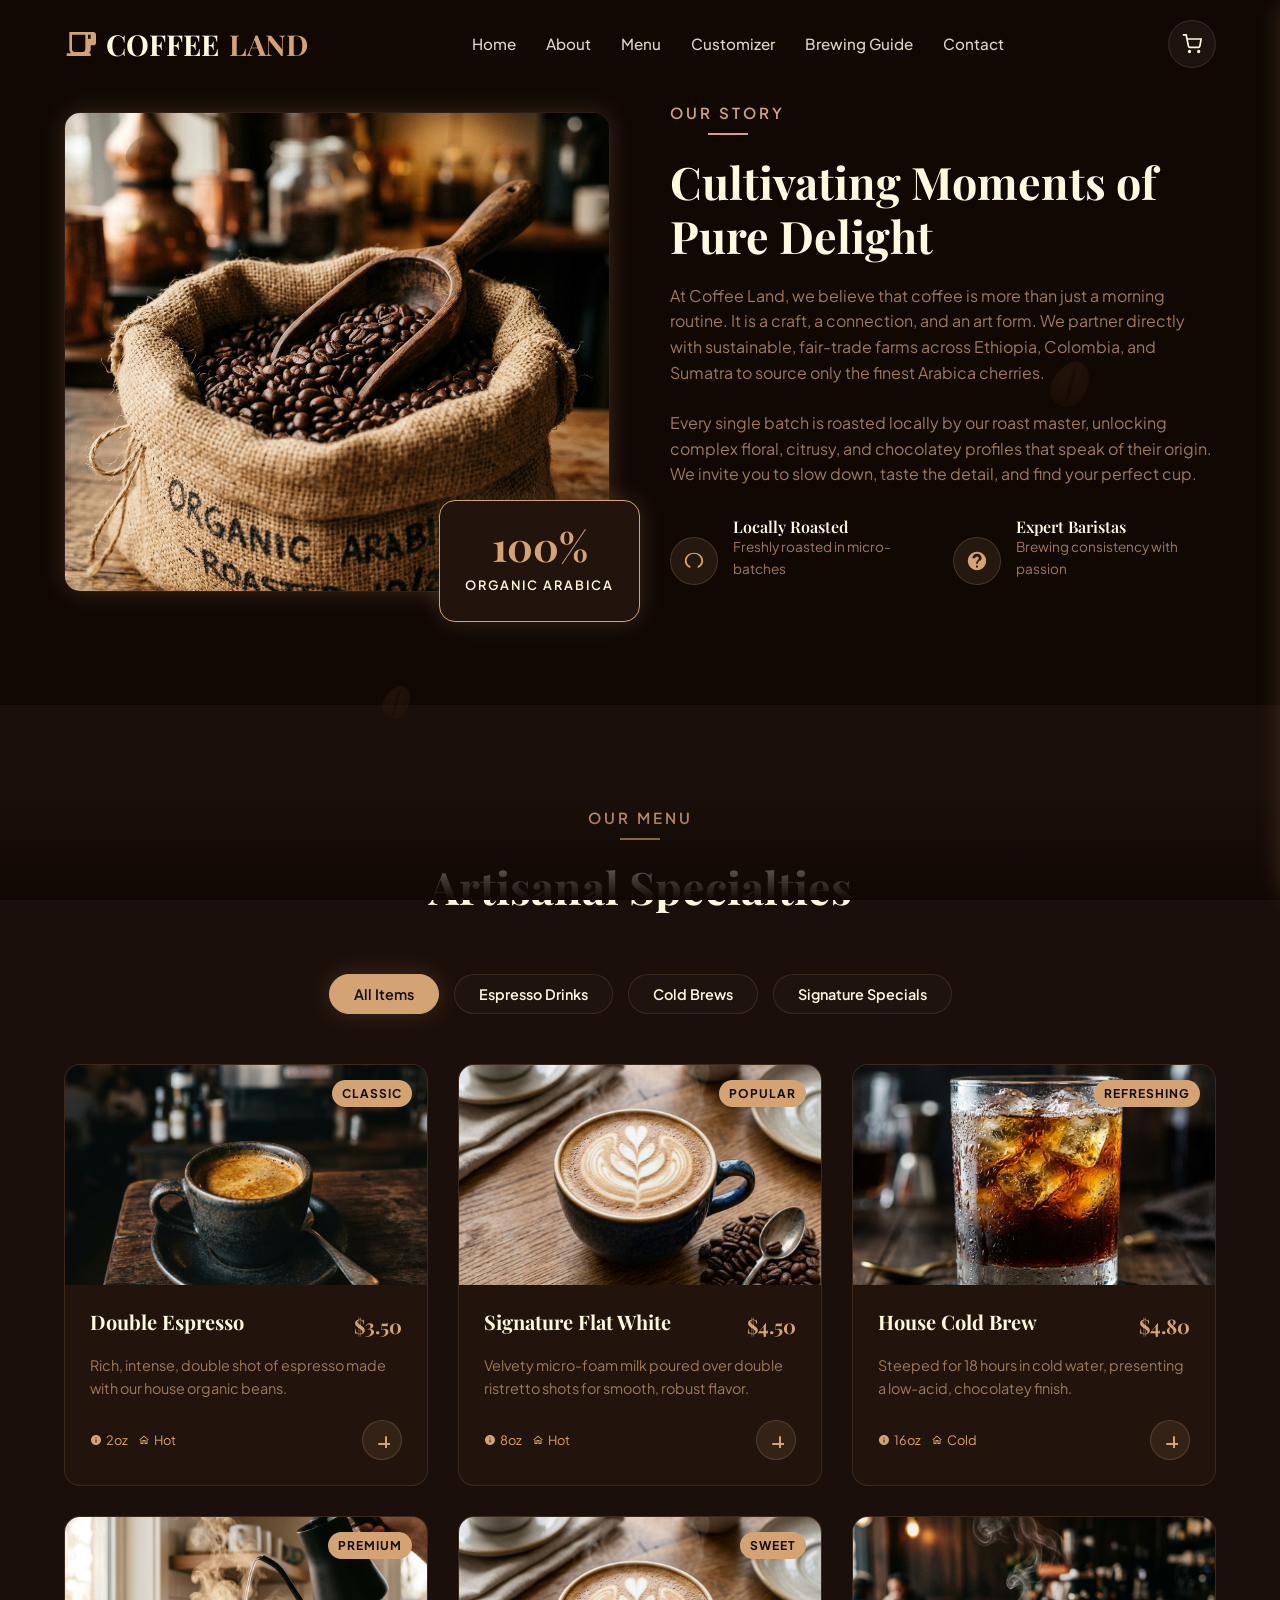
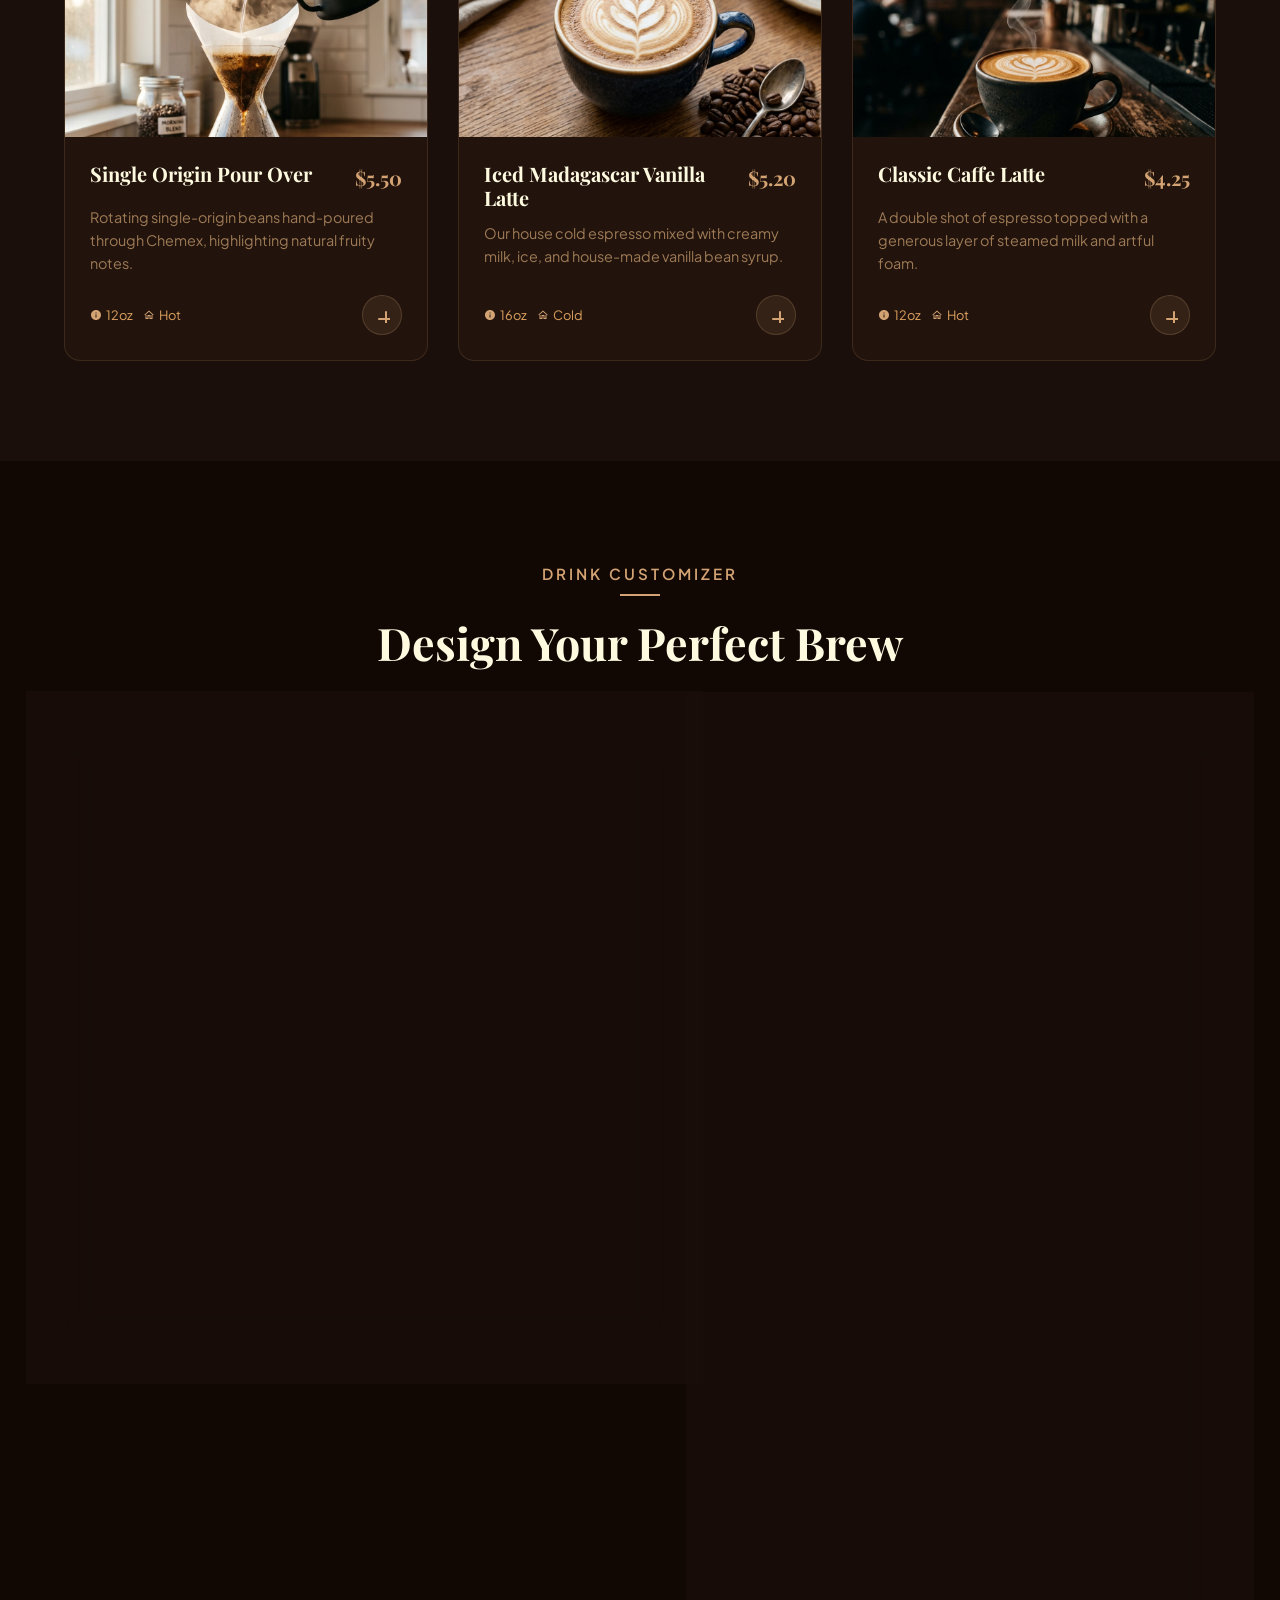
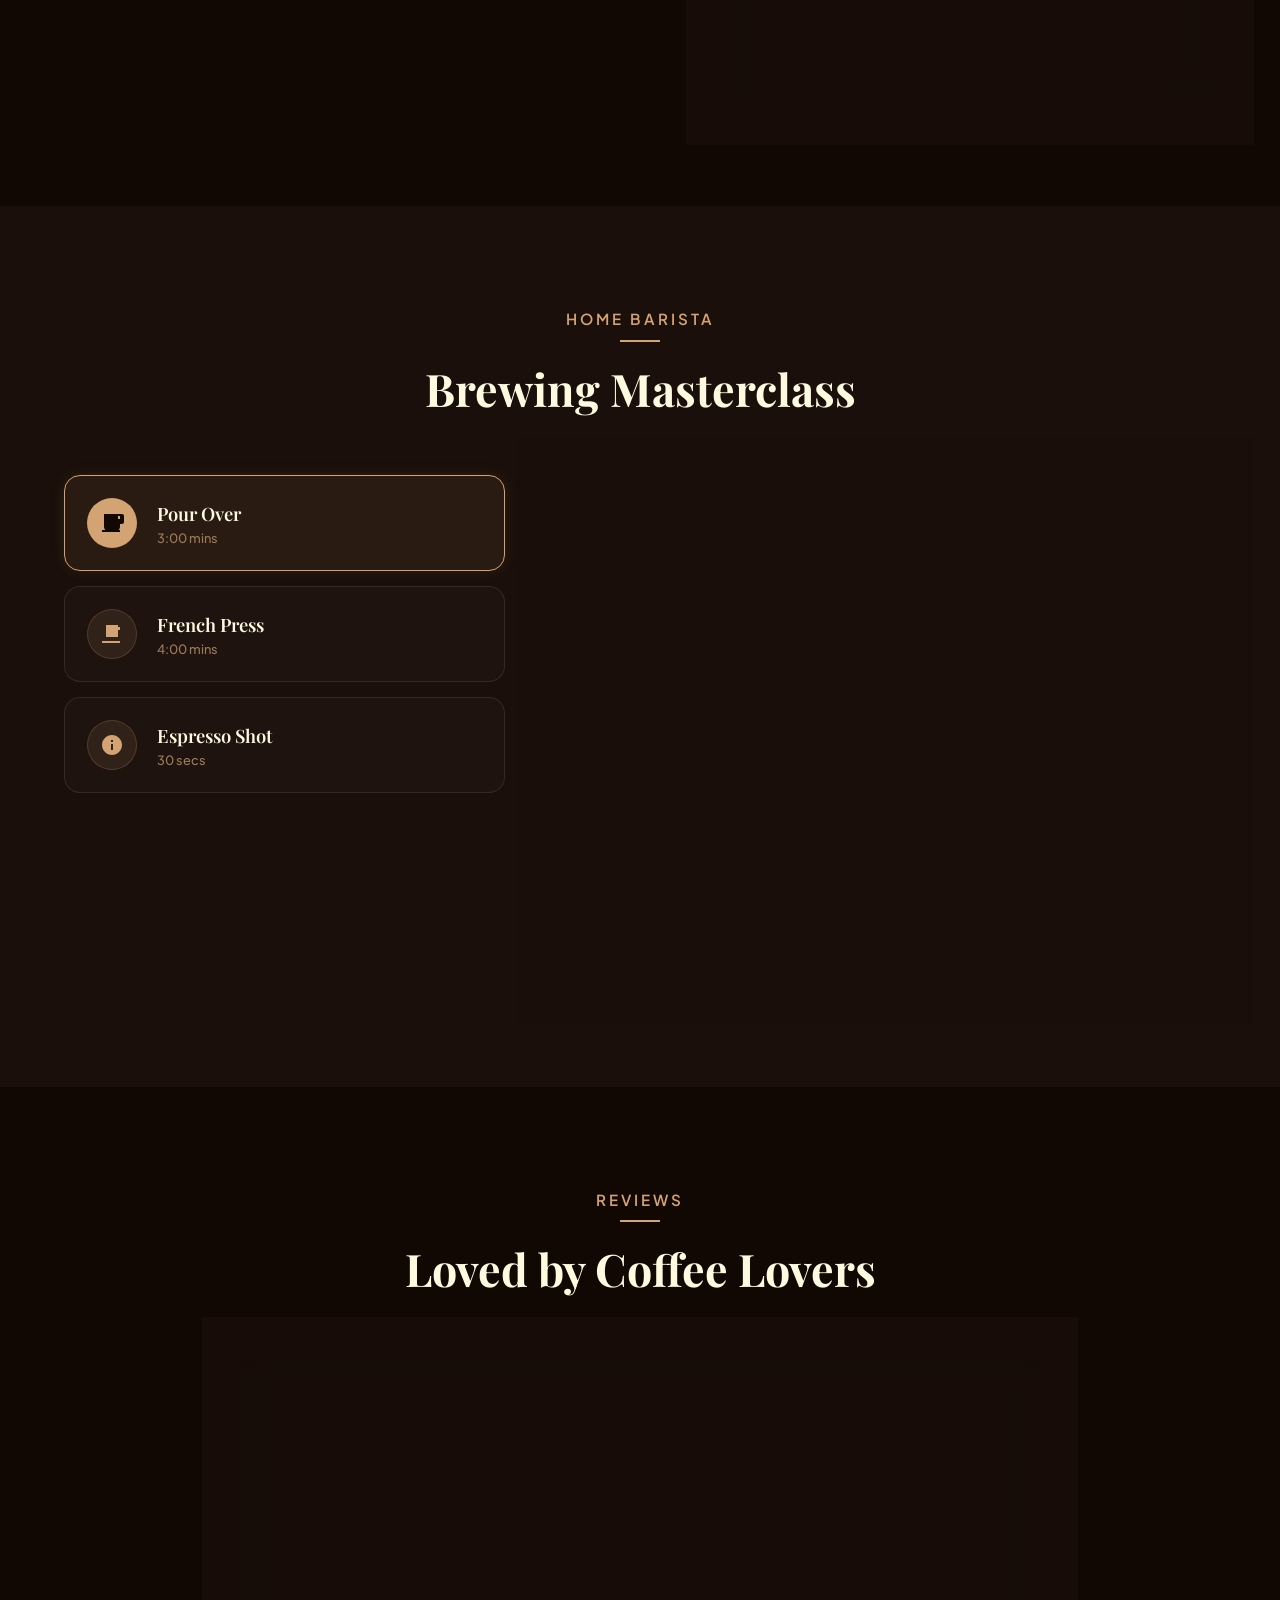
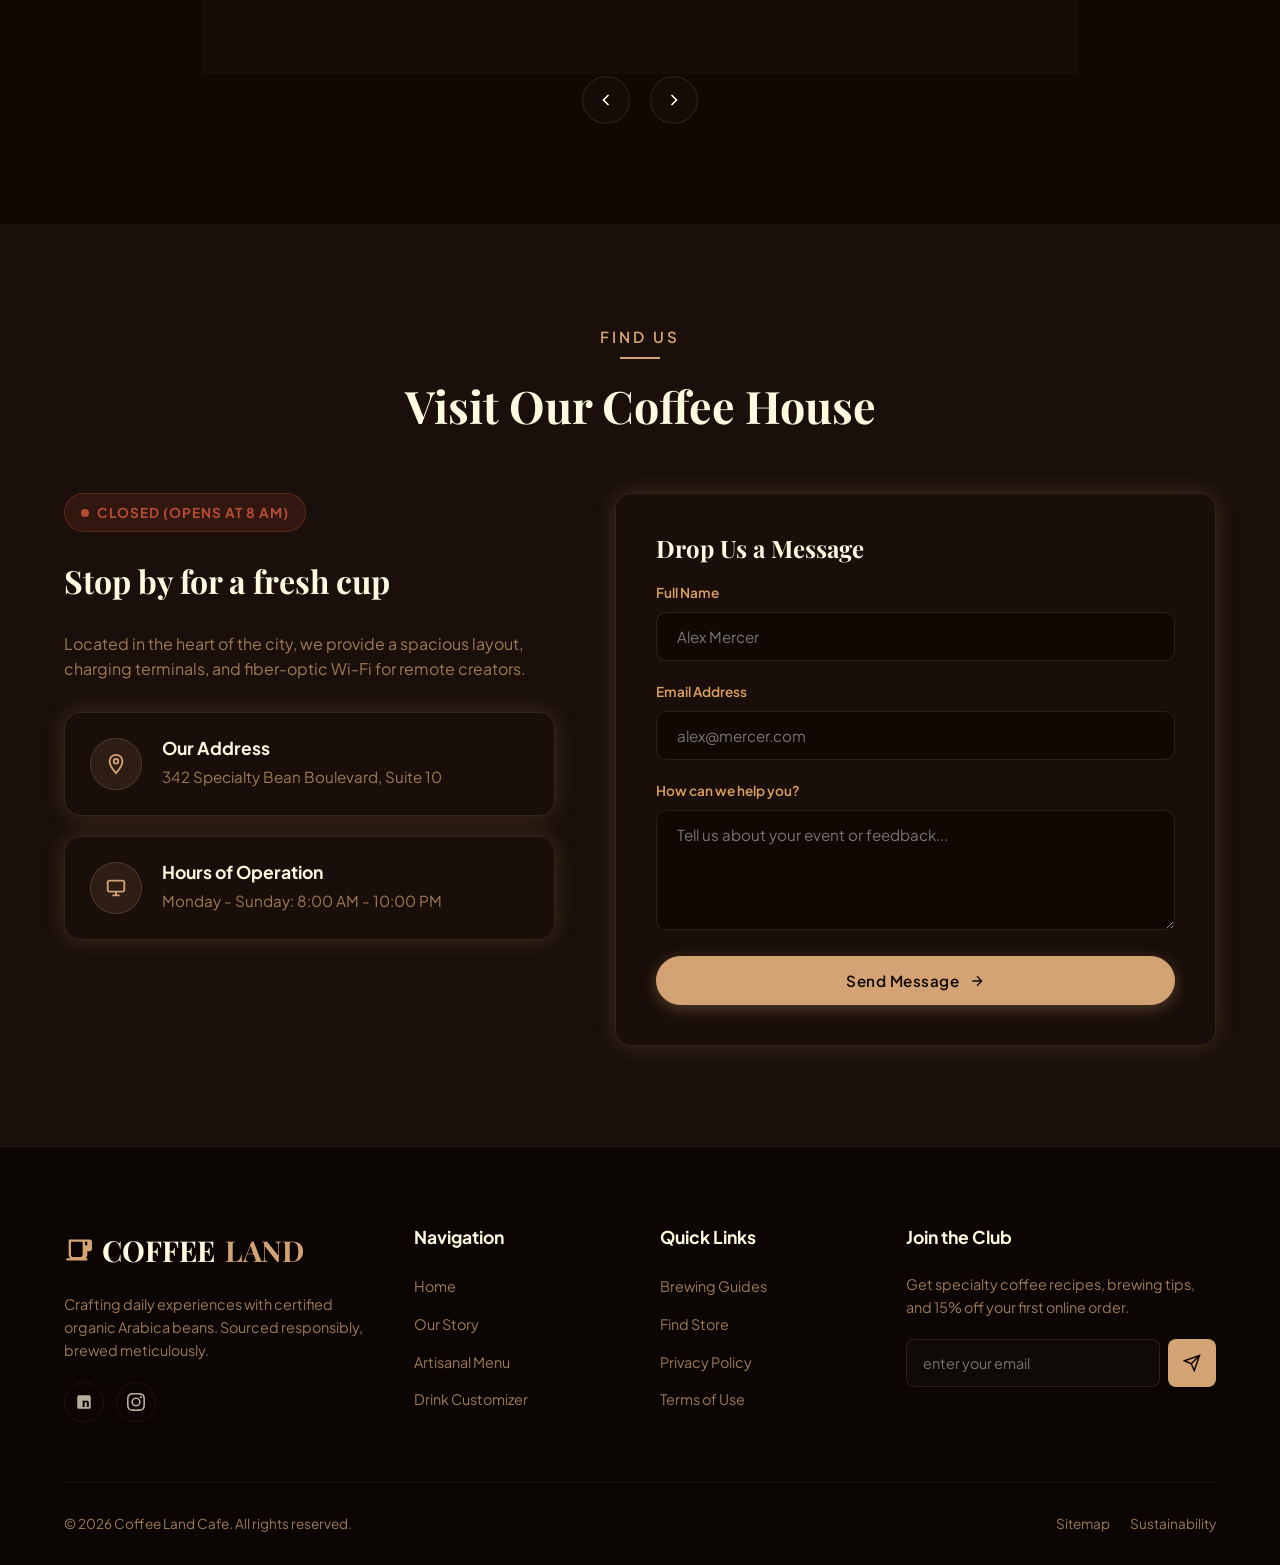
<file: index.html>
<!DOCTYPE html>
<html lang="en">
<head>
  <meta charset="UTF-8">
  <meta name="viewport" content="width=device-width, initial-scale=1.0">
  <title>Coffee Land | Specialty Brews & Premium Cafe Experience</title>
  <meta name="description" content="Experience premium hand-picked beans, customizable specialty drinks, and artisanal brewing at Coffee Land. Order online for pickup or delivery.">
  <link rel="stylesheet" href="style.css">
</head>
<body>

  <!-- Sticky Frosted Header -->
  <header>
    <div class="container nav-container">
      <a href="#hero" class="logo" id="nav-logo">
        <svg viewBox="0 0 24 24">
          <path d="M2 21h18v-2H2v2zM20 8h-2V5h2v3zm2-5H4v13c0 2.2 1.8 4 4 4h8c2.2 0 4-1.8 4-4v-3h2c1.1 0 2-.9 2-2V5c0-1.1-.9-2-2-2zM6 5h10v11c0 1.1-.9 2-2 2H8c-1.1 0-2-.9-2-2V5z"/>
        </svg>
        COFFEE<span>LAND</span>
      </a>

      <nav aria-label="Main Navigation">
        <ul class="nav-links">
          <li><a href="#hero" class="active">Home</a></li>
          <li><a href="about.html">About</a></li>
          <li><a href="#menu">Menu</a></li>
          <li><a href="#customizer">Customizer</a></li>
          <li><a href="#brewing">Brewing Guide</a></li>
          <li><a href="contact.html">Contact</a></li>
        </ul>
      </nav>

      <div class="nav-actions">
        <button class="cart-icon-btn" id="open-cart-btn" aria-label="Open Shopping Cart">
          <svg viewBox="0 0 24 24">
            <circle cx="9" cy="21" r="1"/>
            <circle cx="20" cy="21" r="1"/>
            <path d="M1 1h4l2.68 13.39a2 2 0 0 0 2 1.61h9.72a2 2 0 0 0 2-1.61L23 6H6"/>
          </svg>
          <span class="cart-badge" id="cart-badge-count">0</span>
        </button>
        <button class="menu-toggle" id="menu-hamburger" aria-label="Toggle navigation menu">
          <span></span>
          <span></span>
          <span></span>
        </button>
      </div>
    </div>
  </header>

  <!-- Hero Section
  <section id="hero" class="hero">
    <div class="container hero-content">
      <span class="hero-tagline">Welcome to Coffee Land</span>
      <h1>Crafted With <span>Love</span>,<br>Brewed For You</h1>
      <p class="hero-desc">Savor the organic essence of hand-picked beans, roasted locally in small batches and served fresh daily by passionate baristas.</p>
      <div class="hero-btns">
        <a href="#menu" class="btn btn-primary">Explore Menu</a>
        <a href="#customizer" class="btn btn-outline">Customize Your Cup</a>
      </div>
    </div> -->
    
    <!-- Floating Visual Elements -->
    <div class="floating-beans">
      <div class="bean bean-1"></div>
      <div class="bean bean-2"></div>
      <div class="bean bean-3"></div>
    </div>
    
    <div class="hero-shape-overlay"></div>
  </section>

  <!-- About Section -->
  <section id="about" class="section-padding">
    <div class="container">
      <div class="about-grid">
        <div class="about-img-wrapper">
          <img src="assets/images/about_beans.png" alt="Sourcing premium coffee beans" class="about-img">
          <div class="about-badge">
            <span class="number">100%</span>
            <span class="text">Organic Arabica</span>
          </div>
        </div>
        
        <div class="about-content">
          <span class="section-subtitle">Our Story</span>
          <h2 class="section-title">Cultivating Moments of Pure Delight</h2>
          <p style="margin-top: 20px;">At Coffee Land, we believe that coffee is more than just a morning routine. It is a craft, a connection, and an art form. We partner directly with sustainable, fair-trade farms across Ethiopia, Colombia, and Sumatra to source only the finest Arabica cherries.</p>
          <p>Every single batch is roasted locally by our roast master, unlocking complex floral, citrusy, and chocolatey profiles that speak of their origin. We invite you to slow down, taste the detail, and find your perfect cup.</p>
          
          <div class="about-features">
            <div class="feature-item">
              <div class="feature-icon">
                <svg viewBox="0 0 24 24"><path d="M12 3C6.5 3 2 6.5 2 12c0 3.58 2.5 6.58 6 7.5v-2.13C5.5 16.5 4 14.5 4 12c0-4.41 3.59-8 8-8s8 3.59 8 8c0 2.5-1.5 4.5-4 5.37v2.13c3.5-.92 6-3.92 6-7.5 0-5.5-4.5-9-10-9z"/></svg>
              </div>
              <div>
                <h4 class="feature-title">Locally Roasted</h4>
                <p style="font-size:0.85rem; color:var(--text-muted);">Freshly roasted in micro-batches</p>
              </div>
            </div>
            <div class="feature-item">
              <div class="feature-icon">
                <svg viewBox="0 0 24 24"><path d="M12 2C6.48 2 2 6.48 2 12s4.48 10 10 10 10-4.48 10-10S17.52 2 12 2zm1 17h-2v-2h2v2zm2.07-7.75l-.9.92C13.45 12.9 13 13.5 13 15h-2v-.5c0-1.1.45-2.1 1.17-2.83l1.24-1.26c.37-.36.59-.86.59-1.41 0-1.1-.9-2-2-2s-2 .9-2 2H7c0-2.76 2.24-5 5-5s5 2.24 5 5c0 1.04-.42 1.99-1.07 2.75z"/></svg>
              </div>
              <div>
                <h4 class="feature-title">Expert Baristas</h4>
                <p style="font-size:0.85rem; color:var(--text-muted);">Brewing consistency with passion</p>
              </div>
            </div>
          </div>
        </div>
      </div>
    </div>
  </section>

  <!-- Interactive Menu Section -->
  <section id="menu" class="section-padding" style="background-color: var(--bg-secondary);">
    <div class="container">
      <div class="section-header">
        <span class="section-subtitle">Our Menu</span>
        <h2 class="section-title">Artisanal Specialties</h2>
      </div>
      
      <!-- Interactive Category Tabs -->
      <div class="menu-filters">
        <button class="filter-btn active" data-filter="all">All Items</button>
        <button class="filter-btn" data-filter="espresso">Espresso Drinks</button>
        <button class="filter-btn" data-filter="cold-brews">Cold Brews</button>
        <button class="filter-btn" data-filter="specials">Signature Specials</button>
      </div>

      <!-- Menu Grid (Populated by JS) -->
      <div class="menu-grid">
        <!-- Javascript items injected here -->
      </div>
    </div>
  </section>

  <!-- Interactive Coffee Customizer Section -->
  <section id="customizer" class="section-padding">
    <div class="container">
      <div class="section-header">
        <span class="section-subtitle">Drink Customizer</span>
        <h2 class="section-title">Design Your Perfect Brew</h2>
      </div>

      <div class="customizer-grid">
        <!-- Visual Preview Side -->
        <div class="customizer-visualizer glass-panel">
          <div class="steam-container">
            <span class="steam-line"></span>
            <span class="steam-line"></span>
            <span class="steam-line"></span>
          </div>

          <div class="svg-cup-container">
            <!-- Dynamic Interactive SVG Coffee Cup -->
            <svg class="svg-cup" viewBox="0 0 200 250" xmlns="http://www.w3.org/2000/svg">
              <defs>
                <!-- Liquid clipping mask inside the cup geometry -->
                <clipPath id="cup-clip">
                  <path d="M 45 40 L 52 205 C 53 220, 65 230, 80 230 L 120 230 C 135 230, 147 220, 148 205 L 155 40 Z"/>
                </clipPath>
              </defs>

              <!-- Cup Handle -->
              <path d="M 152 75 C 185 75, 185 145, 150 145" fill="none" stroke="rgba(255, 255, 255, 0.25)" stroke-width="8" stroke-linecap="round" />
              <path d="M 152 75 C 185 75, 185 145, 150 145" fill="none" stroke="var(--bg-card)" stroke-width="4" stroke-linecap="round" />

              <!-- Liquid Contents (Clipped) -->
              <g clip-path="url(#cup-clip)">
                <!-- Base Coffee/Tea Liquid Layer -->
                <rect class="cup-liquid-espresso" x="0" y="40" width="200" height="200" />
                
                <!-- Milk Swirl layer (glowing cream lines when milk is active) -->
                <path class="cup-milk-swirl" d="M 40 180 Q 80 160 120 190 T 160 170" fill="none" stroke="#faedcd" stroke-width="12" opacity="0" style="transition: opacity var(--transition-normal);"/>

                <!-- Foam Layer at top of liquid -->
                <ellipse class="cup-foam" cx="100" cy="50" rx="60" ry="12" />

                <!-- Caramel Drizzle Squiggles -->
                <path class="cup-caramel" d="M 55 46 Q 70 38 85 46 T 115 46 T 145 46" />
              </g>

              <!-- Whipped Cream Layer (Sits on top of the cup) -->
              <path class="cup-cream" d="M 50 42 C 45 35, 60 20, 75 25 C 90 10, 110 10, 125 25 C 140 20, 155 35, 150 42 Z" />

              <!-- Cup Outer Glass Outline -->
              <path class="cup-body" d="M 45 40 L 52 205 C 53 220, 65 230, 80 230 L 120 230 C 135 230, 147 220, 148 205 L 155 40 Z" fill="none" />
              
              <!-- Glass Rim Highlight -->
              <ellipse cx="100" cy="40" rx="55" ry="8" fill="none" stroke="rgba(255, 255, 255, 0.4)" stroke-width="3" />
            </svg>
          </div>

          <div class="visual-price" id="custom-price">$4.10</div>
          <div class="visual-name" id="custom-name-preview">Custom Medium Espresso</div>

          <div class="form-group" style="width: 100%; max-width: 320px;">
            <label for="customizer-name" class="form-label" style="text-align: center;">Name Your Brew</label>
            <input type="text" id="customizer-name" class="form-input" style="text-align: center;" placeholder="My Special Brew" data-user-edited="false">
          </div>
        </div>

        <!-- Options Side -->
        <div class="customizer-options glass-panel">
          
          <!-- Size Selector -->
          <div class="option-group">
            <span class="option-group-title">
              1. Choose Size <span class="selected-val" id="size-selected-text">Medium</span>
            </span>
            <div class="radio-cards">
              <label class="radio-card">
                <input type="radio" name="cust-size" value="small">
                <div class="radio-card-content">
                  <svg viewBox="0 0 24 24"><path d="M2 21h18v-2H2v2zM20 8h-2V5h2v3zm2-5H4v13c0 2.2 1.8 4 4 4h8c2.2 0 4-1.8 4-4v-3h2c1.1 0 2-.9 2-2V5c0-1.1-.9-2-2-2Z" transform="scale(0.85) translate(2, 2)" /></svg>
                  <span class="radio-card-title">Small (8oz)</span>
                  <span class="radio-card-extra">Base Price</span>
                </div>
              </label>
              <label class="radio-card">
                <input type="radio" name="cust-size" value="medium" checked>
                <div class="radio-card-content">
                  <svg viewBox="0 0 24 24"><path d="M2 21h18v-2H2v2zM20 8h-2V5h2v3zm2-5H4v13c0 2.2 1.8 4 4 4h8c2.2 0 4-1.8 4-4v-3h2c1.1 0 2-.9 2-2V5c0-1.1-.9-2-2-2Z" /></svg>
                  <span class="radio-card-title">Medium (12oz)</span>
                  <span class="radio-card-extra">+$0.60</span>
                </div>
              </label>
              <label class="radio-card">
                <input type="radio" name="cust-size" value="large">
                <div class="radio-card-content">
                  <svg viewBox="0 0 24 24"><path d="M2 21h18v-2H2v2zM20 8h-2V5h2v3zm2-5H4v13c0 2.2 1.8 4 4 4h8c2.2 0 4-1.8 4-4v-3h2c1.1 0 2-.9 2-2V5c0-1.1-.9-2-2-2Z" transform="scale(1.15) translate(-2, -2)" /></svg>
                  <span class="radio-card-title">Large (16oz)</span>
                  <span class="radio-card-extra">+$1.10</span>
                </div>
              </label>
            </div>
          </div>

          <!-- Base Drink Selection -->
          <div class="option-group">
            <span class="option-group-title">
              2. Base Blend <span class="selected-val" id="base-selected-text">Espresso</span>
            </span>
            <div class="radio-cards">
              <label class="radio-card">
                <input type="radio" name="cust-base" value="espresso" checked>
                <div class="radio-card-content">
                  <svg viewBox="0 0 24 24"><path d="M2 21h18v-2H2v2zM20 8h-2V5h2v3zm2-5H4v13c0 2.2 1.8 4 4 4h8c2.2 0 4-1.8 4-4v-3h2c1.1 0 2-.9 2-2V5c0-1.1-.9-2-2-2zM6 5h10v11c0 1.1-.9 2-2 2H8c-1.1 0-2-.9-2-2V5z"/></svg>
                  <span class="radio-card-title">Espresso</span>
                  <span class="radio-card-extra">Organic Blend</span>
                </div>
              </label>
              <label class="radio-card">
                <input type="radio" name="cust-base" value="matcha">
                <div class="radio-card-content">
                  <svg viewBox="0 0 24 24"><path d="M12 3a9 9 0 0 0-9 9c0 3.58 2.5 6.58 6 7.5v-2.13C5.5 16.5 4 14.5 4 12a8 8 0 1 1 16 0c0 2.5-1.5 4.5-4 5.37v2.13c3.5-.92 6-3.92 6-7.5a9 9 0 0 0-9-9z"/></svg>
                  <span class="radio-card-title">Uji Matcha</span>
                  <span class="radio-card-extra">+$1.00</span>
                </div>
              </label>
              <label class="radio-card">
                <input type="radio" name="cust-base" value="cocoa">
                <div class="radio-card-content">
                  <svg viewBox="0 0 24 24"><path d="M12 2C6.48 2 2 6.48 2 12s4.48 10 10 10 10-4.48 10-10S17.52 2 12 2zm1 17h-2v-2h2v2zm2.07-7.75l-.9.92C13.45 12.9 13 13.5 13 15h-2v-.5c0-1.1.45-2.1 1.17-2.83l1.24-1.26c.37-.36.59-.86.59-1.41 0-1.1-.9-2-2-2s-2 .9-2 2H7c0-2.76 2.24-5 5-5s5 2.24 5 5c0 1.04-.42 1.99-1.07 2.75z"/></svg>
                  <span class="radio-card-title">Cocoa</span>
                  <span class="radio-card-extra">+$0.50</span>
                </div>
              </label>
            </div>
          </div>

          <!-- Milk Selection -->
          <div class="option-group">
            <label for="cust-milk" class="option-group-title">3. Milk Alternative</label>
            <select id="cust-milk" class="select-dropdown">
              <option value="none">No Milk (Black / Clear)</option>
              <option value="whole" selected>Steamed Whole Milk</option>
              <option value="oat">Organic Oat Milk (+$0.60)</option>
              <option value="almond">Creamy Almond Milk (+$0.60)</option>
            </select>
          </div>

          <!-- Sweetness Slider -->
          <div class="option-group">
            <span class="option-group-title">
              4. Sweetness Level <span class="selected-val" id="sweet-selected-text">Medium Sweet</span>
            </span>
            <div class="slider-container">
              <input type="range" id="cust-sweetness" min="0" max="100" step="50" value="50" class="range-slider">
              <div class="slider-labels">
                <span>0% Unsweetened</span>
                <span>50% Medium</span>
                <span>100% Fully Sweet</span>
              </div>
            </div>
          </div>

          <!-- Extras / Toppings -->
          <div class="option-group">
            <span class="option-group-title">5. Custom Additions</span>
            <div class="checkbox-grid">
              <label class="checkbox-item">
                <input type="checkbox" value="cream">
                <div class="checkbox-content">
                  <span class="checkbox-label">Whipped Cream</span>
                  <span class="checkbox-price">+$0.50</span>
                </div>
              </label>
              <label class="checkbox-item">
                <input type="checkbox" value="caramel">
                <div class="checkbox-content">
                  <span class="checkbox-label">Caramel Drizzle</span>
                  <span class="checkbox-price">+$0.50</span>
                </div>
              </label>
              <label class="checkbox-item">
                <input type="checkbox" value="extraShot">
                <div class="checkbox-content">
                  <span class="checkbox-label">Extra Shot</span>
                  <span class="checkbox-price">+$1.00</span>
                </div>
              </label>
              <label class="checkbox-item">
                <input type="checkbox" value="cinnamon">
                <div class="checkbox-content">
                  <span class="checkbox-label">Cinnamon Dust</span>
                  <span class="checkbox-price">+$0.50</span>
                </div>
              </label>
            </div>
          </div>

          <button id="add-customizer-btn" class="btn btn-primary add-customizer-btn">
            <svg viewBox="0 0 24 24"><circle cx="9" cy="21" r="1"/><circle cx="20" cy="21" r="1"/><path d="M1 1h4l2.68 13.39a2 2 0 0 0 2 1.61h9.72a2 2 0 0 0 2-1.61L23 6H6"/></svg>
            Add Custom Brew to Cart
          </button>
        </div>
      </div>
    </div>
  </section>

  <!-- Interactive Brewing Guide Section -->
  <section id="brewing" class="section-padding" style="background-color: var(--bg-secondary);">
    <div class="container">
      <div class="section-header">
        <span class="section-subtitle">Home Barista</span>
        <h2 class="section-title">Brewing Masterclass</h2>
      </div>

      <div class="brew-container">
        <!-- Selection Tabs (Vertical list on large viewports) -->
        <div class="brew-tabs">
          <button class="brew-tab-btn active" data-brew="pour_over">
            <div class="brew-icon">
              <svg viewBox="0 0 24 24"><path d="M2 21h18v-2H2v2zM20 8h-2V5h2v3zm2-5H4v13c0 2.2 1.8 4 4 4h8c2.2 0 4-1.8 4-4v-3h2c1.1 0 2-.9 2-2V5c0-1.1-.9-2-2-2z"/></svg>
            </div>
            <div>
              <div class="brew-tab-title">Pour Over</div>
              <div class="brew-tab-time">3:00 mins</div>
            </div>
          </button>
          <button class="brew-tab-btn" data-brew="french_press">
            <div class="brew-icon">
              <svg viewBox="0 0 24 24"><path d="M2 21h18v-2H2v2zm10-18H6v12h6V3zm8 5h-4V5h4v3zm-8-5h6v12h-6V3z"/></svg>
            </div>
            <div>
              <div class="brew-tab-title">French Press</div>
              <div class="brew-tab-time">4:00 mins</div>
            </div>
          </button>
          <button class="brew-tab-btn" data-brew="espresso">
            <div class="brew-icon">
              <svg viewBox="0 0 24 24"><path d="M12 2C6.48 2 2 6.48 2 12s4.48 10 10 10 10-4.48 10-10S17.52 2 12 2zm1 15h-2v-6h2v6zm0-8h-2V7h2v2z"/></svg>
            </div>
            <div>
              <div class="brew-tab-title">Espresso Shot</div>
              <div class="brew-tab-time">30 secs</div>
            </div>
          </button>
        </div>

        <!-- Detail & Dynamic Simulation display -->
        <div class="brew-display glass-panel">
          <div class="brew-display-header">
            <h3 class="brew-display-title">Pour Over (Chemex / V60)</h3>
            <p class="brew-display-desc">A clean, bright cup highlighting origin notes. Requires patience and precision.</p>
          </div>

          <!-- Chronological Step list -->
          <div class="brew-steps">
            <!-- Dynamic steps render by JS -->
          </div>

          <!-- Brewing Timer Control Widget -->
          <div class="brew-timer-widget">
            <div class="timer-visual">
              <span class="timer-clock">03:00</span>
              <div class="timer-progress-bg">
                <span class="timer-progress-bar"></span>
              </div>
            </div>
            <button class="timer-btn" aria-label="Start Brewing Timer">
              <svg viewBox="0 0 24 24"><path d="M8 5v14l11-7z"/></svg>
            </button>
          </div>
        </div>
      </div>
    </div>
  </section>

  <!-- Testimonials Section -->
  <section id="testimonials" class="section-padding">
    <div class="container">
      <div class="section-header">
        <span class="section-subtitle">Reviews</span>
        <h2 class="section-title">Loved by Coffee Lovers</h2>
      </div>

      <div class="testimonials-slider glass-panel">
        <!-- Slide 1 -->
        <div class="testimonial-slide active">
          <div class="testimonial-rating">
            <!-- Stars SVG -->
            <svg viewBox="0 0 24 24"><path d="M12 17.27L18.18 21l-1.64-7.03L22 9.24l-7.19-.61L12 2 9.19 8.63 2 9.24l5.46 4.73L5.82 21z"/></svg>
            <svg viewBox="0 0 24 24"><path d="M12 17.27L18.18 21l-1.64-7.03L22 9.24l-7.19-.61L12 2 9.19 8.63 2 9.24l5.46 4.73L5.82 21z"/></svg>
            <svg viewBox="0 0 24 24"><path d="M12 17.27L18.18 21l-1.64-7.03L22 9.24l-7.19-.61L12 2 9.19 8.63 2 9.24l5.46 4.73L5.82 21z"/></svg>
            <svg viewBox="0 0 24 24"><path d="M12 17.27L18.18 21l-1.64-7.03L22 9.24l-7.19-.61L12 2 9.19 8.63 2 9.24l5.46 4.73L5.82 21z"/></svg>
            <svg viewBox="0 0 24 24"><path d="M12 17.27L18.18 21l-1.64-7.03L22 9.24l-7.19-.61L12 2 9.19 8.63 2 9.24l5.46 4.73L5.82 21z"/></svg>
          </div>
          <p class="testimonial-quote">"The single origin pour-over is absolutely phenomenal. I can taste the blueberry and honey notes so clearly. The atmosphere and staff are top-tier."</p>
          <div class="testimonial-author">
            <div>
              <span class="testimonial-author-name">Alex Rivera</span>
              <span class="testimonial-author-role">Verified Connoisseur</span>
            </div>
          </div>
        </div>

        <!-- Slide 2 -->
        <div class="testimonial-slide">
          <div class="testimonial-rating">
            <svg viewBox="0 0 24 24"><path d="M12 17.27L18.18 21l-1.64-7.03L22 9.24l-7.19-.61L12 2 9.19 8.63 2 9.24l5.46 4.73L5.82 21z"/></svg>
            <svg viewBox="0 0 24 24"><path d="M12 17.27L18.18 21l-1.64-7.03L22 9.24l-7.19-.61L12 2 9.19 8.63 2 9.24l5.46 4.73L5.82 21z"/></svg>
            <svg viewBox="0 0 24 24"><path d="M12 17.27L18.18 21l-1.64-7.03L22 9.24l-7.19-.61L12 2 9.19 8.63 2 9.24l5.46 4.73L5.82 21z"/></svg>
            <svg viewBox="0 0 24 24"><path d="M12 17.27L18.18 21l-1.64-7.03L22 9.24l-7.19-.61L12 2 9.19 8.63 2 9.24l5.46 4.73L5.82 21z"/></svg>
            <svg viewBox="0 0 24 24"><path d="M12 17.27L18.18 21l-1.64-7.03L22 9.24l-7.19-.61L12 2 9.19 8.63 2 9.24l5.46 4.73L5.82 21z"/></svg>
          </div>
          <p class="testimonial-quote">"The customizer widget is so cool! I designed my own oat milk matcha with extra caramel and it tasted exactly like I imagined. Seamless checkout process too."</p>
          <div class="testimonial-author">
            <div>
              <span class="testimonial-author-name">Sophia Lin</span>
              <span class="testimonial-author-role">Regular Patron</span>
            </div>
          </div>
        </div>
      </div>

      <!-- Arrow Controls -->
      <div class="slider-controls">
        <button class="slider-arrow" id="prev-testimonial" aria-label="Previous Review">
          <svg viewBox="0 0 24 24"><path d="M15 18l-6-6 6-6"/></svg>
        </button>
        <button class="slider-arrow" id="next-testimonial" aria-label="Next Review">
          <svg viewBox="0 0 24 24"><path d="M9 18l6-6-6-6"/></svg>
        </button>
      </div>
    </div>
  </section>

  <!-- Contact & Info Section -->
  <section id="contact" class="section-padding" style="background-color: var(--bg-secondary);">
    <div class="container">
      <div class="section-header">
        <span class="section-subtitle">Find Us</span>
        <h2 class="section-title">Visit Our Coffee House</h2>
      </div>

      <div class="contact-grid">
        <!-- Info Cards -->
        <div class="contact-info">
          <!-- Real-time Hour status indicator -->
          <div class="status-badge open" id="shop-status">
            <span class="status-dot"></span>Checking status...
          </div>
          
          <h3 style="font-size: 2rem;">Stop by for a fresh cup</h3>
          <p style="color:var(--text-muted);">Located in the heart of the city, we provide a spacious layout, charging terminals, and fiber-optic Wi-Fi for remote creators.</p>
          
          <div class="info-cards">
            <div class="info-card glass-panel">
              <div class="info-card-icon">
                <svg viewBox="0 0 24 24"><path d="M12 2C8.13 2 5 5.13 5 9c0 5.25 7 13 7 13s7-7.75 7-13c0-3.87-3.13-7-7-7zm0 9.5c-1.38 0-2.5-1.12-2.5-2.5s1.12-2.5 2.5-2.5 2.5 1.12 2.5 2.5-1.12 2.5-2.5 2.5z"/></svg>
              </div>
              <div class="info-card-detail">
                <h4>Our Address</h4>
                <p>342 Specialty Bean Boulevard, Suite 10</p>
              </div>
            </div>
            
            <div class="info-card glass-panel">
              <div class="info-card-icon">
                <svg viewBox="0 0 24 24"><rect x="3" y="4" width="18" height="12" rx="2"/><path d="M12 20v-4M8 20h8"/></svg>
              </div>
              <div class="info-card-detail">
                <h4>Hours of Operation</h4>
                <p>Monday - Sunday: 8:00 AM - 10:00 PM</p>
              </div>
            </div>
          </div>
        </div>

        <!-- Contact Form -->
        <div class="contact-form-panel glass-panel">
          <h3 style="font-size: 1.5rem; margin-bottom: 20px;">Drop Us a Message</h3>
          <form id="contact-form" novalidate>
            <div class="form-group">
              <label for="contact-name" class="form-label">Full Name</label>
              <input type="text" id="contact-name" class="form-input" required placeholder="Alex Mercer">
            </div>
            <div class="form-group">
              <label for="contact-email" class="form-label">Email Address</label>
              <input type="email" id="contact-email" class="form-input" required placeholder="alex@mercer.com">
            </div>
            <div class="form-group">
              <label for="contact-msg" class="form-label">How can we help you?</label>
              <textarea id="contact-msg" class="form-textarea" required placeholder="Tell us about your event or feedback..."></textarea>
            </div>
            <button type="submit" class="btn btn-primary submit-btn">
              Send Message
              <svg viewBox="0 0 24 24"><path d="M5 12h14M12 5l7 7-7 7"/></svg>
            </button>
            <div class="form-feedback" id="form-feedback"></div>
          </form>
        </div>
      </div>
    </div>
  </section>

  <!-- Footer -->
  <footer>
    <div class="container">
      <div class="footer-grid">
        <div class="footer-brand">
          <a href="#" class="footer-logo">
            <svg viewBox="0 0 24 24"><path d="M2 21h18v-2H2v2zM20 8h-2V5h2v3zm2-5H4v13c0 2.2 1.8 4 4 4h8c2.2 0 4-1.8 4-4v-3h2c1.1 0 2-.9 2-2V5c0-1.1-.9-2-2-2zM6 5h10v11c0 1.1-.9 2-2 2H8c-1.1 0-2-.9-2-2V5z"/></svg>
            COFFEE<span>LAND</span>
          </a>
          <p>Crafting daily experiences with certified organic Arabica beans. Sourced responsibly, brewed meticulously.</p>
          <div class="social-links">
            <a href="#" class="social-link" aria-label="Facebook">
              <svg viewBox="0 0 24 24"><path d="M19 3a2 2 0 0 1 2 2v14a2 2 0 0 1-2 2H5a2 2 0 0 1-2-2V5a2 2 0 0 1 2-2h14m-.5 15.5v-5.3a3.26 3.26 0 0 0-3.26-3.26c-.85 0-1.84.52-2.32 1.3v-1.11h-2.79v8.37h2.79v-4.93c0-.77.62-1.4 1.39-1.4a1.4 1.4 0 0 1 1.4 1.4v4.93h2.79z"/></svg>
            </a>
            <a href="#" class="social-link" aria-label="Instagram">
              <svg viewBox="0 0 24 24"><path d="M12 2.163c3.204 0 3.584.012 4.85.07 3.252.148 4.771 1.691 4.919 4.919.058 1.265.069 1.645.069 4.849 0 3.205-.012 3.584-.069 4.849-.149 3.225-1.664 4.771-4.919 4.919-1.266.058-1.644.07-4.85.07-3.204 0-3.584-.012-4.849-.07-3.26-.149-4.771-1.699-4.919-4.92-.058-1.265-.07-1.644-.07-4.849 0-3.204.013-3.583.07-4.849.149-3.227 1.664-4.771 4.919-4.919 1.266-.057 1.645-.069 4.849-.069zM12 0C8.741 0 8.333.014 7.053.072 2.695.272.273 2.69.073 7.051.014 8.333 0 8.741 0 12c0 3.259.014 3.668.072 4.948.2 4.358 2.618 6.78 6.98 6.98C8.333 23.986 8.741 24 12 24c3.259 0 3.668-.014 4.948-.072 4.354-.2 6.782-2.618 6.979-6.98.059-1.28.073-1.689.073-4.948 0-3.259-.014-3.667-.072-4.947-.196-4.354-2.617-6.78-6.979-6.98C15.668.014 15.259 0 12 0zm0 5.838a6.162 6.162 0 1 0 0 12.324 6.162 6.162 0 0 0 0-12.324zM12 16a4 4 0 1 1 0-8 4 4 0 0 1 0 8zm6.406-11.845a1.44 1.44 0 1 0 0 2.881 1.44 1.44 0 0 0 0-2.881z"/></svg>
            </a>
          </div>
        </div>

        <div class="footer-links-col">
          <h4>Navigation</h4>
          <ul class="footer-links">
            <li><a href="#hero">Home</a></li>
            <li><a href="#about">Our Story</a></li>
            <li><a href="#menu">Artisanal Menu</a></li>
            <li><a href="#customizer">Drink Customizer</a></li>
          </ul>
        </div>

        <div class="footer-links-col">
          <h4>Quick Links</h4>
          <ul class="footer-links">
            <li><a href="#brewing">Brewing Guides</a></li>
            <li><a href="#contact">Find Store</a></li>
            <li><a href="#">Privacy Policy</a></li>
            <li><a href="#">Terms of Use</a></li>
          </ul>
        </div>

        <div class="footer-newsletter">
          <h4>Join the Club</h4>
          <p>Get specialty coffee recipes, brewing tips, and 15% off your first online order.</p>
          <form class="newsletter-form" onsubmit="event.preventDefault(); alert('Subscribed! Check your inbox for your 15% discount code.'); this.reset();">
            <input type="email" class="newsletter-input" required placeholder="enter your email">
            <button type="submit" class="newsletter-btn" aria-label="Subscribe to newsletter">
              <svg viewBox="0 0 24 24"><path d="M22 2L11 13M22 2l-7 20-4-9-9-4 20-7z"/></svg>
            </button>
          </form>
        </div>
      </div>

      <div class="footer-bottom">
        <p>&copy; 2026 Coffee Land Cafe. All rights reserved.</p>
        <div class="footer-bottom-links">
          <a href="#">Sitemap</a>
          <a href="#">Sustainability</a>
        </div>
      </div>
    </div>
  </footer>

  <!-- Sidebar Cart Drawer Overlay & Panel -->
  <div class="drawer-overlay"></div>
  <div class="cart-drawer glass-panel" id="cart-drawer">
    <div class="cart-header">
      <h3>
        <svg viewBox="0 0 24 24">
          <circle cx="9" cy="21" r="1"/><circle cx="20" cy="21" r="1"/>
          <path d="M1 1h4l2.68 13.39a2 2 0 0 0 2 1.61h9.72a2 2 0 0 0 2-1.61L23 6H6"/>
        </svg>
        Shopping Cart
      </h3>
      <button class="cart-close-btn" aria-label="Close Shopping Cart">
        <svg viewBox="0 0 24 24"><path d="M18 6L6 18M6 6l12 12"/></svg>
      </button>
    </div>

    <!-- Scrollable list of cart items -->
    <div class="cart-items">
      <!-- Injected by JS -->
    </div>

    <!-- Summary block and checkout -->
    <div class="cart-footer">
      <div class="cart-summary-line">
        <span>Subtotal</span>
        <span id="cart-subtotal">$0.00</span>
      </div>
      <div class="cart-summary-line">
        <span>Estimated Sales Tax (8%)</span>
        <span id="cart-tax">$0.00</span>
      </div>
      <div class="cart-summary-line total">
        <span>Total Amount</span>
        <span id="cart-total">$0.00</span>
      </div>
      <button class="btn btn-primary checkout-btn">Proceed to Checkout</button>
    </div>
  </div>

  <!-- Checkout Modal Dialog -->
  <div class="modal-overlay" id="checkout-modal">
    <div class="modal-dialog glass-panel">
      <button class="modal-close-btn" aria-label="Close checkout modal">
        <svg viewBox="0 0 24 24"><path d="M18 6L6 18M6 6l12 12"/></svg>
      </button>
      <h3 class="modal-title">Checkout Order</h3>
      <p class="modal-desc">Review your checkout details and complete pickup/delivery setup.</p>

      <div class="checkout-method-tabs">
        <button class="checkout-method-tab active" id="tab-pickup">Store Pickup</button>
        <button class="checkout-method-tab" id="tab-delivery">Home Delivery</button>
      </div>

      <form id="checkout-form">
        <div class="form-group">
          <label for="checkout-name" class="form-label">Full Name</label>
          <input type="text" id="checkout-name" class="form-input" required placeholder="Alex Mercer">
        </div>
        <div class="form-group">
          <label for="checkout-email" class="form-label">Email</label>
          <input type="email" id="checkout-email" class="form-input" required placeholder="alex@mercer.com">
        </div>
        <div class="form-group">
          <label for="checkout-phone" class="form-label">Phone Number</label>
          <input type="tel" id="checkout-phone" class="form-input" required placeholder="(555) 019-2834">
        </div>
        <div class="form-group" id="address-group" style="display: none;">
          <label for="checkout-address" class="form-label">Delivery Address</label>
          <input type="text" id="checkout-address" class="form-input" placeholder="123 Espresso Way, Apt 4B">
        </div>

        <div class="receipt-card" style="margin-bottom: 25px;">
          <h4 style="font-family: var(--font-body); font-size:0.95rem; margin-bottom: 15px; color: var(--accent-primary);">Order Summary</h4>
          <div id="checkout-items-summary">
            <!-- summary lists by JS -->
          </div>
          <div class="receipt-row total">
            <span>Total to Pay:</span>
            <span id="checkout-total">$0.00</span>
          </div>
        </div>

        <button type="submit" class="btn btn-primary" style="width: 100%;">Place Order & Pay</button>
      </form>
    </div>
  </div>

  <!-- Success Confirmation Modal -->
  <div class="modal-overlay" id="success-modal">
    <div class="modal-dialog glass-panel" style="text-align: center;">
      <button class="modal-close-btn" aria-label="Close success modal">
        <svg viewBox="0 0 24 24"><path d="M18 6L6 18M6 6l12 12"/></svg>
      </button>
      
      <div class="success-checkmark">
        <svg viewBox="0 0 24 24"><path d="M9 16.17L4.83 12l-1.42 1.41L9 19 21 7l-1.41-1.41z"/></svg>
      </div>

      <h3 class="modal-title">Order Confirmed!</h3>
      <p class="modal-desc" style="margin-bottom: 10px;">Your transaction was successful. We have received your order details.</p>
      
      <div id="success-receipt">
        <!-- Receipt details injected by JS -->
      </div>

      <p style="font-size:0.8rem; color: var(--text-muted); margin: 20px 0 10px;">A digital copy of this receipt has been emailed to you.</p>
      
      <button id="confirm-btn" class="btn btn-primary" style="width: 100%;">Return to Home</button>
    </div>
  </div>

  <script src="app.js"></script>
</body>
</html>
</file>
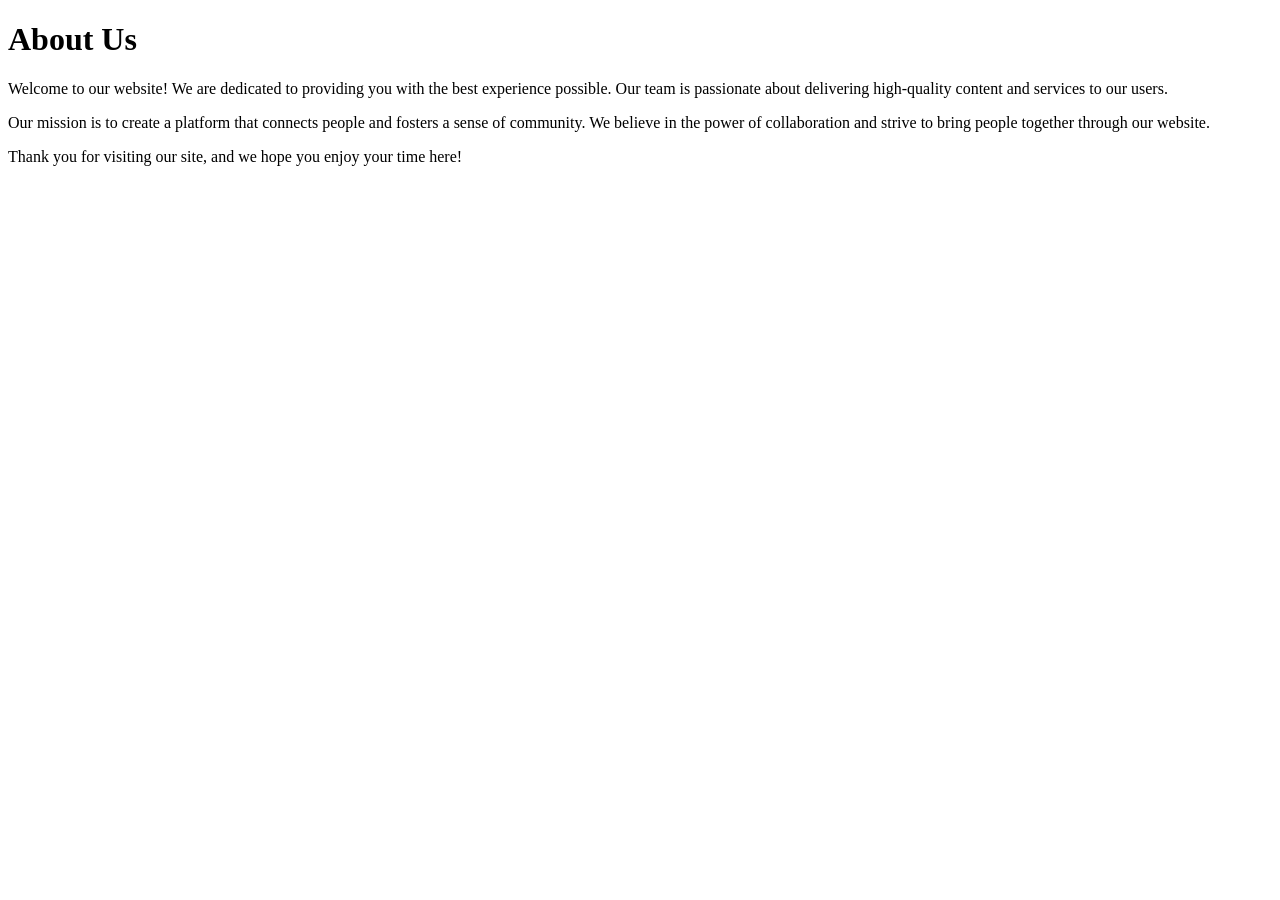
<file: about.html>
<!DOCTYPE html>
<html lang="en">
<head>
    <meta charset="UTF-8">
    <meta name="viewport" content="width=device-width, initial-scale=1.0">
    <title>About Us</title>
</head>
<body>
    <h1>About Us</h1>
    <p>Welcome to our website! We are dedicated to providing you with the best experience possible. Our team is passionate about delivering high-quality content and services to our users.</p>
    <p>Our mission is to create a platform that connects people and fosters a sense of community. We believe in the power of collaboration and strive to bring people together through our website.</p>
    <p>Thank you for visiting our site, and we hope you enjoy your time here!</p>    
</body>
</html>
</file>
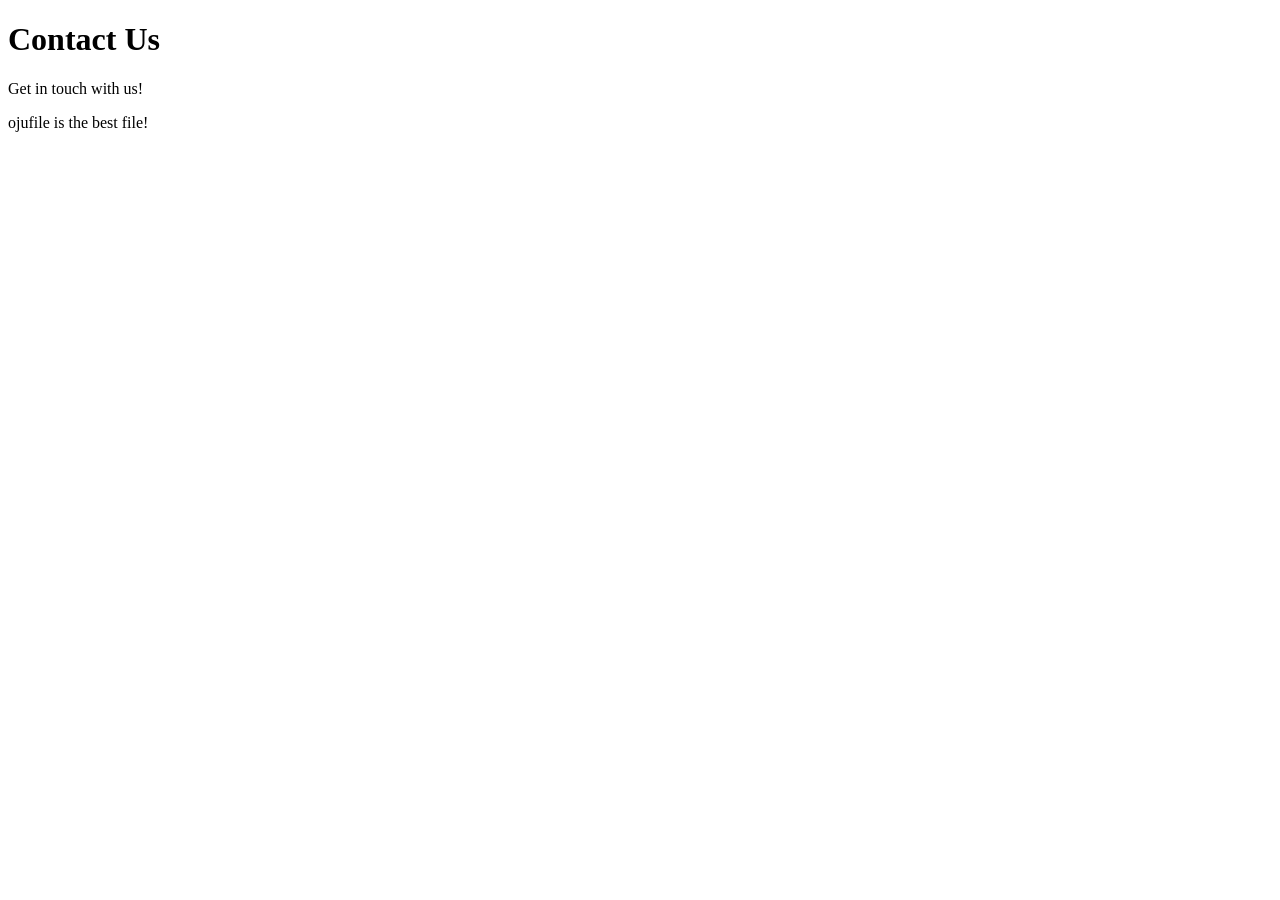
<file: contact.html>
<!DOCTYPE html>
<html lang="en">
<head>
    <meta charset="UTF-8">
    <meta name="viewport" content="width=device-width, initial-scale=1.0">
    <title>Document</title>
</head>
<body>
    <h1>Contact Us</h1>
    <p>Get in touch with us!</p>
    <p>ojufile is the best file!</p>
</body>
</html>
</file>
<file: style.css>
@import url('https://fonts.googleapis.com/css2?family=Playfair+Display:ital,wght@0,400..900;1,400..900&family=Plus+Jakarta+Sans:ital,wght@0,200..800;1,200..800&display=swap');

:root {
  --bg-primary: #110804;
  --bg-secondary: #1a0f0a;
  --bg-card: #22140d;
  --accent-primary: #d4a373;
  --accent-hover: #bfa07e;
  --accent-light: #faedcd;
  --text-primary: #fefae0;
  --text-secondary: #dda15e;
  --text-muted: #9e7a56;
  --success: #5c8f74;
  --error: #b54d35;
  --glass-bg: rgba(26, 15, 10, 0.7);
  --glass-border: rgba(212, 163, 115, 0.15);
  --glass-glow: rgba(212, 163, 115, 0.05);
  --font-heading: 'Playfair Display', Georgia, serif;
  --font-body: 'Plus Jakarta Sans', system-ui, -apple-system, sans-serif;
  --transition-fast: 0.2s cubic-bezier(0.4, 0, 0.2, 1);
  --transition-normal: 0.35s cubic-bezier(0.4, 0, 0.2, 1);
  --transition-slow: 0.6s cubic-bezier(0.4, 0, 0.2, 1);
  --shadow-glow: 0 0 25px rgba(212, 163, 115, 0.2);
  --border-radius: 16px;
}

/* Base Styles & Custom Scrollbar */
*, *::before, *::after {
  box-sizing: border-box;
  margin: 0;
  padding: 0;
}

html {
  scroll-behavior: smooth;
  scrollbar-width: thin;
  scrollbar-color: var(--accent-primary) var(--bg-primary);
}

body {
  font-family: var(--font-body);
  background-color: var(--bg-primary);
  color: var(--text-primary);
  line-height: 1.6;
  overflow-x: hidden;
}

::-webkit-scrollbar {
  width: 8px;
}
::-webkit-scrollbar-track {
  background: var(--bg-primary);
}
::-webkit-scrollbar-thumb {
  background: var(--accent-primary);
  border-radius: 10px;
}
::-webkit-scrollbar-thumb:hover {
  background: var(--accent-hover);
}

h1, h2, h3, h4, h5, h6 {
  font-family: var(--font-heading);
  font-weight: 700;
  line-height: 1.2;
}

a {
  color: inherit;
  text-decoration: none;
  transition: var(--transition-fast);
}

button, input, select, textarea {
  font-family: inherit;
  background: none;
  border: none;
  color: inherit;
}

button {
  cursor: pointer;
}

img {
  max-width: 100%;
  height: auto;
  display: block;
}

.container {
  width: 90%;
  max-width: 1200px;
  margin: 0 auto;
}

.section-padding {
  padding: 100px 0;
}

.section-header {
  text-align: center;
  margin-bottom: 60px;
}

.section-subtitle {
  color: var(--accent-primary);
  font-size: 0.95rem;
  letter-spacing: 3px;
  text-transform: uppercase;
  font-weight: 600;
  display: inline-block;
  margin-bottom: 10px;
  position: relative;
}

.section-subtitle::after {
  content: '';
  display: block;
  width: 40px;
  height: 2px;
  background: var(--accent-primary);
  margin: 8px auto 0;
}

.section-title {
  font-size: 2.8rem;
  margin-top: 10px;
  color: var(--text-primary);
}

/* Buttons */
.btn {
  display: inline-flex;
  align-items: center;
  justify-content: center;
  padding: 14px 28px;
  border-radius: 50px;
  font-weight: 600;
  font-size: 0.95rem;
  letter-spacing: 0.5px;
  transition: var(--transition-normal);
  position: relative;
  overflow: hidden;
  z-index: 1;
}

.btn-primary {
  background: var(--accent-primary);
  color: var(--bg-primary);
  border: 1px solid var(--accent-primary);
  box-shadow: 0 4px 15px rgba(212, 163, 115, 0.3);
}

.btn-primary::before {
  content: '';
  position: absolute;
  top: 0;
  left: 0;
  width: 100%;
  height: 100%;
  background: var(--text-primary);
  transform: scaleX(0);
  transform-origin: right;
  transition: transform var(--transition-normal);
  z-index: -1;
}

.btn-primary:hover::before {
  transform: scaleX(1);
  transform-origin: left;
}

.btn-primary:hover {
  color: var(--bg-primary);
  border-color: var(--text-primary);
  box-shadow: 0 4px 20px rgba(254, 250, 224, 0.2);
}

.btn-outline {
  border: 1px solid var(--glass-border);
  color: var(--text-primary);
  background: rgba(255, 255, 255, 0.02);
  backdrop-filter: blur(10px);
}

.btn-outline:hover {
  background: var(--accent-primary);
  color: var(--bg-primary);
  border-color: var(--accent-primary);
  box-shadow: var(--shadow-glow);
}

/* Glassmorphism General Card */
.glass-panel {
  background: var(--glass-bg);
  border: 1px solid var(--glass-border);
  border-radius: var(--border-radius);
  box-shadow: var(--shadow-glow);
  backdrop-filter: blur(16px);
  -webkit-backdrop-filter: blur(16px);
}

/* Header & Sticky Navbar */
header {
  position: fixed;
  top: 0;
  left: 0;
  width: 100%;
  z-index: 100;
  transition: var(--transition-normal);
  border-bottom: 1px solid transparent;
}

header.scrolled {
  background: rgba(18, 8, 4, 0.85);
  backdrop-filter: blur(20px);
  -webkit-backdrop-filter: blur(20px);
  border-bottom: 1px solid var(--glass-border);
  padding: 10px 0;
}

.nav-container {
  display: flex;
  align-items: center;
  justify-content: space-between;
  padding: 20px 0;
  transition: var(--transition-normal);
}

header.scrolled .nav-container {
  padding: 10px 0;
}

.logo {
  display: flex;
  align-items: center;
  gap: 10px;
  font-family: var(--font-heading);
  font-size: 1.8rem;
  font-weight: 700;
  color: var(--text-primary);
}

.logo span {
  color: var(--accent-primary);
}

.logo svg {
  fill: var(--accent-primary);
  width: 32px;
  height: 32px;
  animation: float 3s ease-in-out infinite;
}

.nav-links {
  display: flex;
  align-items: center;
  gap: 30px;
  list-style: none;
}

.nav-links a {
  font-weight: 500;
  font-size: 0.95rem;
  color: var(--text-primary);
  opacity: 0.85;
  position: relative;
  padding: 5px 0;
}

.nav-links a:hover,
.nav-links a.active {
  opacity: 1;
  color: var(--accent-primary);
}

.nav-links a::after {
  content: '';
  position: absolute;
  bottom: 0;
  left: 0;
  width: 0;
  height: 2px;
  background: var(--accent-primary);
  transition: var(--transition-normal);
}

.nav-links a:hover::after,
.nav-links a.active::after {
  width: 100%;
}

.nav-actions {
  display: flex;
  align-items: center;
  gap: 20px;
}

.cart-icon-btn {
  position: relative;
  background: rgba(255, 255, 255, 0.05);
  border: 1px solid var(--glass-border);
  width: 48px;
  height: 48px;
  border-radius: 50%;
  display: flex;
  align-items: center;
  justify-content: center;
  transition: var(--transition-normal);
  color: var(--text-primary);
}

.cart-icon-btn:hover {
  background: var(--accent-primary);
  color: var(--bg-primary);
  border-color: var(--accent-primary);
  transform: translateY(-2px);
}

.cart-icon-btn svg {
  width: 20px;
  height: 20px;
  stroke: currentColor;
  stroke-width: 2;
  fill: none;
}

.cart-badge {
  position: absolute;
  top: -5px;
  right: -5px;
  background: var(--accent-primary);
  color: var(--bg-primary);
  font-size: 0.75rem;
  font-weight: 700;
  width: 20px;
  height: 20px;
  border-radius: 50%;
  display: flex;
  align-items: center;
  justify-content: center;
  border: 2px solid var(--bg-secondary);
  transition: var(--transition-fast);
  transform: scale(0);
}

.cart-badge.show {
  transform: scale(1);
}

.menu-toggle {
  display: none;
  flex-direction: column;
  gap: 6px;
  width: 30px;
  height: 30px;
  justify-content: center;
  z-index: 101;
}

.menu-toggle span {
  display: block;
  width: 100%;
  height: 2px;
  background: var(--text-primary);
  border-radius: 2px;
  transition: var(--transition-normal);
}

/* Hero Section */
.hero {
  height: 100vh;
  position: relative;
  display: flex;
  align-items: center;
  background: linear-gradient(rgba(18, 8, 4, 0.75), rgba(18, 8, 4, 0.85)), url('assets/images/hero_latte.png') no-repeat center center/cover;
  overflow: hidden;
}

.hero-content {
  max-width: 650px;
  position: relative;
  z-index: 2;
}

.hero-tagline {
  color: var(--accent-primary);
  font-size: 1.1rem;
  letter-spacing: 4px;
  text-transform: uppercase;
  font-weight: 600;
  margin-bottom: 20px;
  display: inline-block;
}

.hero h1 {
  font-size: 4.5rem;
  margin-bottom: 25px;
  color: var(--text-primary);
}

.hero h1 span {
  color: var(--accent-primary);
  font-style: italic;
  font-weight: 400;
}

.hero-desc {
  font-size: 1.1rem;
  opacity: 0.85;
  margin-bottom: 40px;
  color: var(--text-light);
}

.hero-btns {
  display: flex;
  gap: 20px;
}

.hero-shape-overlay {
  position: absolute;
  bottom: 0;
  left: 0;
  width: 100%;
  height: 100px;
  background: linear-gradient(to top, var(--bg-primary), transparent);
  z-index: 1;
}

/* Scroll Indicators / Floating Elements */
.floating-beans {
  position: absolute;
  top: 0;
  left: 0;
  width: 100%;
  height: 100%;
  pointer-events: none;
  overflow: hidden;
  z-index: 1;
}

.bean {
  position: absolute;
  width: 25px;
  height: 35px;
  opacity: 0.25;
  background: radial-gradient(circle at 30% 30%, #5c3a21, #2b170c);
  border-radius: 50% 50% 50% 50% / 60% 60% 40% 40%;
  transform: rotate(30deg);
}

.bean::after {
  content: '';
  position: absolute;
  top: 10%;
  left: 45%;
  width: 10%;
  height: 80%;
  background: rgba(0, 0, 0, 0.4);
  border-radius: 50%;
  transform: rotate(-15deg);
}

.bean-1 { top: 15%; left: 10%; animation: float 6s ease-in-out infinite; }
.bean-2 { top: 40%; right: 15%; width: 35px; height: 48px; animation: float 8s ease-in-out infinite 1s; }
.bean-3 { bottom: 20%; left: 30%; animation: float 7s ease-in-out infinite 0.5s; }

/* About Section */
.about-grid {
  display: grid;
  grid-template-columns: 1fr 1fr;
  gap: 60px;
  align-items: center;
}

.about-img-wrapper {
  position: relative;
}

.about-img {
  border-radius: var(--border-radius);
  box-shadow: var(--shadow-glow);
  width: 100%;
  height: 480px;
  object-fit: cover;
  border: 1px solid var(--glass-border);
}

.about-badge {
  position: absolute;
  bottom: -30px;
  right: -30px;
  background: var(--bg-card);
  border: 1px solid var(--accent-primary);
  border-radius: var(--border-radius);
  padding: 25px;
  text-align: center;
  box-shadow: var(--shadow-glow);
  animation: float 4s ease-in-out infinite;
}

.about-badge .number {
  font-size: 2.5rem;
  font-family: var(--font-heading);
  color: var(--accent-primary);
  font-weight: 700;
  display: block;
  line-height: 1;
  margin-bottom: 5px;
}

.about-badge .text {
  font-size: 0.8rem;
  text-transform: uppercase;
  letter-spacing: 2px;
  font-weight: 600;
  color: var(--text-primary);
}

.about-content h3 {
  font-size: 2.2rem;
  margin-bottom: 20px;
}

.about-content p {
  color: var(--text-muted);
  margin-bottom: 25px;
}

.about-features {
  display: grid;
  grid-template-columns: 1fr 1fr;
  gap: 20px;
  margin-top: 30px;
}

.feature-item {
  display: flex;
  align-items: center;
  gap: 15px;
}

.feature-icon {
  width: 48px;
  height: 48px;
  border-radius: 50%;
  background: rgba(212, 163, 115, 0.1);
  display: flex;
  align-items: center;
  justify-content: center;
  color: var(--accent-primary);
  flex-shrink: 0;
  border: 1px solid rgba(212, 163, 115, 0.2);
}

.feature-icon svg {
  width: 22px;
  height: 22px;
  fill: currentColor;
}

.feature-title {
  font-weight: 600;
  font-size: 1rem;
}

/* Menu Section */
.menu-filters {
  display: flex;
  justify-content: center;
  gap: 15px;
  flex-wrap: wrap;
  margin-bottom: 50px;
}

.filter-btn {
  padding: 10px 24px;
  border-radius: 30px;
  font-weight: 600;
  font-size: 0.9rem;
  border: 1px solid var(--glass-border);
  background: rgba(255, 255, 255, 0.02);
  transition: var(--transition-normal);
  color: var(--text-primary);
}

.filter-btn.active,
.filter-btn:hover {
  background: var(--accent-primary);
  color: var(--bg-primary);
  border-color: var(--accent-primary);
  box-shadow: var(--shadow-glow);
}

.menu-grid {
  display: grid;
  grid-template-columns: repeat(auto-fill, minmax(280px, 1fr));
  gap: 30px;
}

.menu-card {
  position: relative;
  overflow: hidden;
  border-radius: var(--border-radius);
  background: var(--bg-card);
  border: 1px solid var(--glass-border);
  transition: var(--transition-normal);
  display: flex;
  flex-direction: column;
}

.menu-card:hover {
  transform: translateY(-8px);
  border-color: var(--accent-primary);
  box-shadow: var(--shadow-glow);
}

.menu-card-img-wrapper {
  position: relative;
  height: 220px;
  overflow: hidden;
}

.menu-card-img {
  width: 100%;
  height: 100%;
  object-fit: cover;
  transition: transform var(--transition-slow);
}

.menu-card:hover .menu-card-img {
  transform: scale(1.1);
}

.menu-card-badge {
  position: absolute;
  top: 15px;
  right: 15px;
  background: var(--accent-primary);
  color: var(--bg-primary);
  font-size: 0.75rem;
  font-weight: 700;
  padding: 4px 10px;
  border-radius: 20px;
  text-transform: uppercase;
  letter-spacing: 1px;
}

.menu-card-content {
  padding: 25px;
  display: flex;
  flex-direction: column;
  flex-grow: 1;
}

.menu-card-header {
  display: flex;
  justify-content: space-between;
  align-items: flex-start;
  margin-bottom: 12px;
}

.menu-card-title {
  font-size: 1.25rem;
  color: var(--text-primary);
}

.menu-card-price {
  font-size: 1.25rem;
  font-family: var(--font-heading);
  color: var(--accent-primary);
  font-weight: 700;
}

.menu-card-desc {
  font-size: 0.9rem;
  color: var(--text-muted);
  margin-bottom: 20px;
  flex-grow: 1;
}

.menu-card-footer {
  display: flex;
  justify-content: space-between;
  align-items: center;
  margin-top: auto;
}

.menu-card-meta {
  font-size: 0.8rem;
  color: var(--text-secondary);
  display: flex;
  gap: 10px;
}

.menu-card-meta span {
  display: flex;
  align-items: center;
  gap: 4px;
}

.menu-card-meta svg {
  width: 12px;
  height: 12px;
  fill: var(--accent-primary);
}

.add-to-cart-btn {
  background: rgba(212, 163, 115, 0.1);
  color: var(--accent-primary);
  border: 1px solid rgba(212, 163, 115, 0.2);
  width: 40px;
  height: 40px;
  border-radius: 50%;
  display: flex;
  align-items: center;
  justify-content: center;
  transition: var(--transition-normal);
}

.add-to-cart-btn:hover {
  background: var(--accent-primary);
  color: var(--bg-primary);
  border-color: var(--accent-primary);
  box-shadow: 0 4px 10px rgba(212, 163, 115, 0.3);
}

.add-to-cart-btn svg {
  width: 16px;
  height: 16px;
  stroke: currentColor;
  stroke-width: 2;
  fill: none;
}

/* Drink Customizer Section (Interactive Widget) */
.customizer-grid {
  display: grid;
  grid-template-columns: 1.1fr 0.9fr;
  gap: 60px;
  align-items: start;
}

.customizer-visualizer {
  position: sticky;
  top: 120px;
  display: flex;
  flex-direction: column;
  align-items: center;
  justify-content: center;
  padding: 40px;
  min-height: 450px;
  text-align: center;
}

.svg-cup-container {
  position: relative;
  width: 240px;
  height: 300px;
  display: flex;
  justify-content: center;
  align-items: flex-end;
  margin-bottom: 25px;
}

/* Animated Steam from SVG Cup */
.steam-container {
  position: absolute;
  top: -40px;
  left: 50%;
  transform: translateX(-50%);
  width: 100px;
  height: 50px;
  display: flex;
  justify-content: space-around;
  pointer-events: none;
}

.steam-line {
  width: 3px;
  height: 40px;
  background: linear-gradient(to top, rgba(254, 250, 224, 0.3), transparent);
  border-radius: 50%;
  animation: steam 3s infinite ease-in-out;
  opacity: 0;
}

.steam-line:nth-child(1) { animation-delay: 0.1s; }
.steam-line:nth-child(2) { animation-delay: 0.8s; }
.steam-line:nth-child(3) { animation-delay: 0.4s; }

/* The SVG Cup Element styling */
.svg-cup {
  width: 100%;
  height: 100%;
  transition: transform var(--transition-normal);
  filter: drop-shadow(0 15px 25px rgba(0,0,0,0.4));
}

/* CSS classes for Customizer Cup State changes via JS styling */
.cup-body {
  fill: rgba(255, 255, 255, 0.08);
  stroke: rgba(255, 255, 255, 0.3);
  stroke-width: 4;
}

.cup-liquid-espresso {
  fill: #2b1509;
  transition: fill var(--transition-normal), y var(--transition-normal), height var(--transition-normal);
}

.cup-liquid-matcha {
  fill: #607a51;
}

.cup-liquid-milk {
  fill: #f5eae1;
}

.cup-foam {
  fill: #fdf5ea;
  opacity: 0;
  transition: opacity var(--transition-normal);
}

.cup-cream {
  fill: #fffdf9;
  stroke: #eddcc9;
  stroke-width: 1.5;
  opacity: 0;
  transition: opacity var(--transition-normal), transform var(--transition-normal);
  transform: translateY(10px);
}

.cup-caramel {
  stroke: #b56c2d;
  stroke-width: 4;
  stroke-linecap: round;
  fill: none;
  opacity: 0;
  transition: opacity var(--transition-normal);
}

/* States */
.has-foam .cup-foam { opacity: 0.85; }
.has-cream .cup-cream { opacity: 1; transform: translateY(0); }
.has-caramel .cup-caramel { opacity: 0.9; }

.visual-price {
  font-size: 2.2rem;
  font-family: var(--font-heading);
  color: var(--accent-primary);
  font-weight: 700;
  margin-bottom: 5px;
}

.visual-name {
  font-size: 1.1rem;
  color: var(--text-muted);
  margin-bottom: 20px;
}

/* Customizer Options Side */
.customizer-options {
  padding: 40px;
  display: flex;
  flex-direction: column;
  gap: 30px;
}

.option-group-title {
  font-size: 1.1rem;
  font-weight: 600;
  text-transform: uppercase;
  letter-spacing: 1.5px;
  color: var(--accent-primary);
  margin-bottom: 15px;
  display: flex;
  justify-content: space-between;
  align-items: center;
}

.option-group-title span.selected-val {
  font-size: 0.85rem;
  color: var(--text-primary);
  text-transform: none;
  letter-spacing: 0;
  background: rgba(212, 163, 115, 0.1);
  padding: 3px 10px;
  border-radius: 20px;
}

.radio-cards {
  display: grid;
  grid-template-columns: repeat(3, 1fr);
  gap: 15px;
}

.radio-card {
  position: relative;
  cursor: pointer;
}

.radio-card input {
  position: absolute;
  opacity: 0;
  width: 0;
  height: 0;
}

.radio-card-content {
  border: 1px solid var(--glass-border);
  border-radius: 12px;
  padding: 15px 10px;
  text-align: center;
  transition: var(--transition-normal);
  background: rgba(255, 255, 255, 0.02);
}

.radio-card-content svg {
  width: 24px;
  height: 24px;
  fill: currentColor;
  margin-bottom: 8px;
  opacity: 0.7;
}

.radio-card-title {
  font-size: 0.85rem;
  font-weight: 600;
  display: block;
}

.radio-card-extra {
  font-size: 0.75rem;
  color: var(--accent-primary);
  display: block;
  margin-top: 2px;
}

.radio-card input:checked + .radio-card-content {
  background: rgba(212, 163, 115, 0.12);
  border-color: var(--accent-primary);
  box-shadow: 0 0 15px rgba(212, 163, 115, 0.1);
}

.radio-card input:checked + .radio-card-content svg {
  color: var(--accent-primary);
  opacity: 1;
}

.select-dropdown {
  width: 100%;
  padding: 14px 20px;
  border-radius: 12px;
  border: 1px solid var(--glass-border);
  background: var(--bg-card);
  color: var(--text-primary);
  font-weight: 500;
  appearance: none;
  -webkit-appearance: none;
  background-image: url("data:image/svg+xml;charset=utf-8,%3Csvg xmlns='http://www.w3.org/2000/svg' viewBox='0 0 24 24' fill='none' stroke='%23d4a373' stroke-width='2' stroke-linecap='round' stroke-linejoin='round'%3E%3Cpath d='M6 9l6 6 6-6'/%3E%3C/svg%3E");
  background-repeat: no-repeat;
  background-position: right 20px center;
  background-size: 16px;
  cursor: pointer;
  transition: var(--transition-normal);
}

.select-dropdown:focus {
  outline: none;
  border-color: var(--accent-primary);
  box-shadow: 0 0 15px rgba(212, 163, 115, 0.1);
}

/* Sweetness Range Slider */
.slider-container {
  position: relative;
  padding: 10px 0;
}

.range-slider {
  width: 100%;
  height: 6px;
  background: var(--bg-primary);
  border-radius: 5px;
  outline: none;
  appearance: none;
  -webkit-appearance: none;
  cursor: pointer;
}

.range-slider::-webkit-slider-thumb {
  -webkit-appearance: none;
  width: 22px;
  height: 22px;
  border-radius: 50%;
  background: var(--accent-primary);
  border: 3px solid var(--bg-card);
  box-shadow: 0 0 10px rgba(0, 0, 0, 0.5);
  cursor: pointer;
  transition: var(--transition-fast);
}

.range-slider::-webkit-slider-thumb:hover {
  background: var(--text-primary);
  transform: scale(1.1);
}

.slider-labels {
  display: flex;
  justify-content: space-between;
  font-size: 0.8rem;
  color: var(--text-muted);
  margin-top: 10px;
  font-weight: 600;
}

/* Toppings Grid Checkboxes */
.checkbox-grid {
  display: grid;
  grid-template-columns: repeat(2, 1fr);
  gap: 15px;
}

.checkbox-item {
  position: relative;
  cursor: pointer;
}

.checkbox-item input {
  position: absolute;
  opacity: 0;
  width: 0;
  height: 0;
}

.checkbox-content {
  display: flex;
  align-items: center;
  justify-content: space-between;
  padding: 14px 18px;
  border: 1px solid var(--glass-border);
  border-radius: 12px;
  background: rgba(255, 255, 255, 0.02);
  transition: var(--transition-normal);
}

.checkbox-label {
  font-size: 0.85rem;
  font-weight: 600;
}

.checkbox-price {
  font-size: 0.8rem;
  color: var(--accent-primary);
}

.checkbox-item input:checked + .checkbox-content {
  border-color: var(--accent-primary);
  background: rgba(212, 163, 115, 0.08);
}

.checkbox-item input:checked + .checkbox-content .checkbox-label {
  color: var(--accent-primary);
}

/* Dynamic Add Custom Drink Button */
.add-customizer-btn {
  width: 100%;
  margin-top: 10px;
  display: flex;
  gap: 10px;
}

.add-customizer-btn svg {
  width: 20px;
  height: 20px;
  stroke: currentColor;
  stroke-width: 2;
  fill: none;
}

/* Interactive Brewing Guide Section */
.brew-container {
  display: grid;
  grid-template-columns: 0.8fr 1.2fr;
  gap: 50px;
  align-items: start;
}

.brew-tabs {
  display: flex;
  flex-direction: column;
  gap: 15px;
}

.brew-tab-btn {
  display: flex;
  align-items: center;
  gap: 20px;
  padding: 22px;
  border-radius: var(--border-radius);
  background: rgba(255, 255, 255, 0.02);
  border: 1px solid var(--glass-border);
  text-align: left;
  transition: var(--transition-normal);
}

.brew-tab-btn:hover {
  border-color: var(--accent-primary);
  background: rgba(255, 255, 255, 0.04);
}

.brew-tab-btn.active {
  background: rgba(212, 163, 115, 0.08);
  border-color: var(--accent-primary);
  box-shadow: 0 0 15px rgba(212, 163, 115, 0.1);
}

.brew-icon {
  width: 50px;
  height: 50px;
  border-radius: 50%;
  background: rgba(212, 163, 115, 0.1);
  display: flex;
  align-items: center;
  justify-content: center;
  color: var(--accent-primary);
  flex-shrink: 0;
  border: 1px solid rgba(212, 163, 115, 0.2);
  transition: var(--transition-normal);
}

.brew-tab-btn.active .brew-icon {
  background: var(--accent-primary);
  color: var(--bg-primary);
}

.brew-icon svg {
  width: 24px;
  height: 24px;
  fill: currentColor;
}

.brew-tab-title {
  font-size: 1.15rem;
  font-family: var(--font-heading);
  font-weight: 600;
  margin-bottom: 4px;
}

.brew-tab-time {
  font-size: 0.8rem;
  color: var(--text-muted);
  font-weight: 500;
}

.brew-display {
  padding: 40px;
  min-height: 480px;
  display: flex;
  flex-direction: column;
  justify-content: space-between;
}

.brew-display-header {
  margin-bottom: 30px;
}

.brew-display-title {
  font-size: 2.2rem;
  margin-bottom: 10px;
}

.brew-display-desc {
  color: var(--text-muted);
}

.brew-steps {
  display: flex;
  flex-direction: column;
  gap: 20px;
  margin-bottom: 30px;
}

.brew-step {
  display: flex;
  gap: 20px;
  opacity: 0.4;
  transition: var(--transition-normal);
}

.brew-step.active {
  opacity: 1;
}

.brew-step-number {
  width: 32px;
  height: 32px;
  border-radius: 50%;
  background: rgba(255, 255, 255, 0.05);
  border: 1px solid var(--glass-border);
  display: flex;
  align-items: center;
  justify-content: center;
  font-size: 0.9rem;
  font-weight: 700;
  flex-shrink: 0;
  color: var(--text-muted);
  transition: var(--transition-normal);
}

.brew-step.active .brew-step-number {
  background: var(--accent-primary);
  color: var(--bg-primary);
  border-color: var(--accent-primary);
}

.brew-step-text h4 {
  font-size: 1.05rem;
  margin-bottom: 4px;
  font-family: var(--font-body);
}

.brew-step-text p {
  font-size: 0.9rem;
  color: var(--text-muted);
}

/* Timer Control Widget inside brewing guide */
.brew-timer-widget {
  border-top: 1px solid var(--glass-border);
  padding-top: 25px;
  display: flex;
  align-items: center;
  justify-content: space-between;
  gap: 25px;
}

.timer-visual {
  display: flex;
  align-items: center;
  gap: 15px;
  flex-grow: 1;
}

.timer-clock {
  font-size: 1.8rem;
  font-family: monospace;
  font-weight: 700;
  color: var(--accent-primary);
  background: var(--bg-primary);
  padding: 5px 15px;
  border-radius: 8px;
  border: 1px solid var(--glass-border);
  min-width: 95px;
  text-align: center;
}

.timer-progress-bg {
  height: 6px;
  background: var(--bg-primary);
  border-radius: 3px;
  flex-grow: 1;
  overflow: hidden;
  position: relative;
}

.timer-progress-bar {
  height: 100%;
  width: 0%;
  background: var(--accent-primary);
  border-radius: 3px;
  transition: width 0.1s linear;
}

.timer-btn {
  width: 52px;
  height: 52px;
  border-radius: 50%;
  background: var(--accent-primary);
  color: var(--bg-primary);
  display: flex;
  align-items: center;
  justify-content: center;
  transition: var(--transition-normal);
}

.timer-btn:hover {
  transform: scale(1.05);
  box-shadow: var(--shadow-glow);
}

.timer-btn svg {
  width: 20px;
  height: 20px;
  fill: currentColor;
}

/* Testimonials Carousel */
.testimonials-slider {
  position: relative;
  overflow: hidden;
  max-width: 800px;
  margin: 0 auto;
  min-height: 280px;
}

.testimonial-slide {
  position: absolute;
  top: 0;
  left: 0;
  width: 100%;
  opacity: 0;
  transform: translateX(50px);
  transition: opacity var(--transition-slow), transform var(--transition-slow);
  pointer-events: none;
  display: flex;
  flex-direction: column;
  align-items: center;
  text-align: center;
}

.testimonial-slide.active {
  opacity: 1;
  transform: translateX(0);
  pointer-events: all;
  position: relative;
}

.testimonial-rating {
  display: flex;
  gap: 5px;
  margin-bottom: 20px;
  color: var(--accent-primary);
}

.testimonial-rating svg {
  width: 18px;
  height: 18px;
  fill: currentColor;
}

.testimonial-quote {
  font-family: var(--font-heading);
  font-size: 1.45rem;
  line-height: 1.6;
  font-style: italic;
  margin-bottom: 30px;
  color: var(--text-primary);
}

.testimonial-author {
  display: flex;
  align-items: center;
  gap: 15px;
}

.testimonial-author-avatar {
  width: 54px;
  height: 54px;
  border-radius: 50%;
  border: 2px solid var(--accent-primary);
  object-fit: cover;
}

.testimonial-author-name {
  font-weight: 600;
  font-size: 1rem;
}

.testimonial-author-role {
  font-size: 0.8rem;
  color: var(--text-muted);
}

.slider-controls {
  display: flex;
  justify-content: center;
  gap: 20px;
  margin-top: 40px;
}

.slider-arrow {
  width: 48px;
  height: 48px;
  border-radius: 50%;
  border: 1px solid var(--glass-border);
  background: rgba(255, 255, 255, 0.02);
  display: flex;
  align-items: center;
  justify-content: center;
  transition: var(--transition-normal);
  color: var(--text-primary);
}

.slider-arrow:hover {
  background: var(--accent-primary);
  color: var(--bg-primary);
  border-color: var(--accent-primary);
}

.slider-arrow svg {
  width: 20px;
  height: 20px;
  stroke: currentColor;
  stroke-width: 2;
  fill: none;
}

/* Contact & Info Section */
.contact-grid {
  display: grid;
  grid-template-columns: 0.9fr 1.1fr;
  gap: 60px;
}

.contact-info {
  display: flex;
  flex-direction: column;
  gap: 30px;
}

.status-badge {
  display: inline-flex;
  align-items: center;
  gap: 8px;
  padding: 8px 16px;
  border-radius: 30px;
  font-size: 0.85rem;
  font-weight: 700;
  text-transform: uppercase;
  letter-spacing: 1px;
  width: fit-content;
}

.status-badge.open {
  background: rgba(92, 143, 116, 0.15);
  color: var(--success);
  border: 1px solid rgba(92, 143, 116, 0.3);
}

.status-badge.closed {
  background: rgba(181, 77, 53, 0.15);
  color: var(--error);
  border: 1px solid rgba(181, 77, 53, 0.3);
}

.status-dot {
  width: 8px;
  height: 8px;
  border-radius: 50%;
  background: currentColor;
  animation: pulse 1.5s infinite;
}

.info-cards {
  display: flex;
  flex-direction: column;
  gap: 20px;
}

.info-card {
  display: flex;
  gap: 20px;
  padding: 25px;
}

.info-card-icon {
  width: 52px;
  height: 52px;
  border-radius: 50%;
  background: rgba(212, 163, 115, 0.1);
  display: flex;
  align-items: center;
  justify-content: center;
  color: var(--accent-primary);
  flex-shrink: 0;
  border: 1px solid rgba(212, 163, 115, 0.2);
}

.info-card-icon svg {
  width: 22px;
  height: 22px;
  fill: none;
  stroke: currentColor;
  stroke-width: 2;
}

.info-card-detail h4 {
  font-size: 1.1rem;
  margin-bottom: 6px;
  font-family: var(--font-body);
}

.info-card-detail p {
  color: var(--text-muted);
  font-size: 0.95rem;
}

.contact-form-panel {
  padding: 40px;
}

.form-group {
  margin-bottom: 20px;
}

.form-label {
  display: block;
  font-size: 0.85rem;
  font-weight: 600;
  margin-bottom: 8px;
  color: var(--text-secondary);
}

.form-input, .form-textarea {
  width: 100%;
  padding: 14px 20px;
  border-radius: 10px;
  border: 1px solid var(--glass-border);
  background: var(--bg-primary);
  color: var(--text-primary);
  font-size: 0.95rem;
  transition: var(--transition-normal);
}

.form-input:focus, .form-textarea:focus {
  outline: none;
  border-color: var(--accent-primary);
  box-shadow: 0 0 15px rgba(212, 163, 115, 0.1);
}

.form-textarea {
  resize: vertical;
  min-height: 120px;
}

.submit-btn {
  width: 100%;
  gap: 10px;
}

.submit-btn svg {
  width: 16px;
  height: 16px;
  fill: none;
  stroke: currentColor;
  stroke-width: 2;
  transition: transform var(--transition-normal);
}

.submit-btn:hover svg {
  transform: translateX(4px);
}

.form-feedback {
  margin-top: 15px;
  font-size: 0.9rem;
  text-align: center;
  display: none;
}

.form-feedback.success {
  color: var(--success);
}

.form-feedback.error {
  color: var(--error);
}

/* Footer Section */
footer {
  background: #0b0503;
  padding: 80px 0 30px;
  border-top: 1px solid var(--glass-border);
}

.footer-grid {
  display: grid;
  grid-template-columns: 1.2fr 0.8fr 0.8fr 1.2fr;
  gap: 40px;
  margin-bottom: 60px;
}

.footer-brand {
  display: flex;
  flex-direction: column;
  gap: 20px;
}

.footer-logo {
  font-family: var(--font-heading);
  font-size: 1.8rem;
  font-weight: 700;
  display: flex;
  align-items: center;
  gap: 10px;
}

.footer-logo span {
  color: var(--accent-primary);
}

.footer-logo svg {
  width: 28px;
  height: 28px;
  fill: var(--accent-primary);
}

.footer-brand p {
  color: var(--text-muted);
  font-size: 0.9rem;
}

.social-links {
  display: flex;
  gap: 12px;
}

.social-link {
  width: 40px;
  height: 40px;
  border-radius: 50%;
  border: 1px solid var(--glass-border);
  display: flex;
  align-items: center;
  justify-content: center;
  transition: var(--transition-normal);
  color: var(--text-primary);
  opacity: 0.7;
}

.social-link:hover {
  opacity: 1;
  background: var(--accent-primary);
  color: var(--bg-primary);
  border-color: var(--accent-primary);
  transform: translateY(-3px);
}

.social-link svg {
  width: 18px;
  height: 18px;
  fill: currentColor;
}

.footer-links-col h4 {
  font-size: 1.1rem;
  margin-bottom: 25px;
  color: var(--text-primary);
  font-family: var(--font-body);
}

.footer-links {
  list-style: none;
  display: flex;
  flex-direction: column;
  gap: 12px;
}

.footer-links a {
  font-size: 0.9rem;
  color: var(--text-muted);
}

.footer-links a:hover {
  color: var(--accent-primary);
  padding-left: 5px;
}

.footer-newsletter h4 {
  font-size: 1.1rem;
  margin-bottom: 25px;
  font-family: var(--font-body);
}

.footer-newsletter p {
  color: var(--text-muted);
  font-size: 0.9rem;
  margin-bottom: 20px;
}

.newsletter-form {
  display: flex;
  gap: 8px;
}

.newsletter-input {
  flex-grow: 1;
  background: rgba(255, 255, 255, 0.02);
  border: 1px solid var(--glass-border);
  border-radius: 8px;
  padding: 12px 16px;
  font-size: 0.9rem;
  color: var(--text-primary);
}

.newsletter-input:focus {
  outline: none;
  border-color: var(--accent-primary);
}

.newsletter-btn {
  background: var(--accent-primary);
  color: var(--bg-primary);
  width: 48px;
  height: 48px;
  border-radius: 8px;
  display: flex;
  align-items: center;
  justify-content: center;
  transition: var(--transition-normal);
}

.newsletter-btn:hover {
  background: var(--text-primary);
}

.newsletter-btn svg {
  width: 18px;
  height: 18px;
  fill: none;
  stroke: currentColor;
  stroke-width: 2;
}

.footer-bottom {
  border-top: 1px solid rgba(255, 255, 255, 0.05);
  padding-top: 30px;
  display: flex;
  justify-content: space-between;
  align-items: center;
  flex-wrap: wrap;
  gap: 20px;
}

.footer-bottom p {
  font-size: 0.85rem;
  color: var(--text-muted);
}

.footer-bottom-links {
  display: flex;
  gap: 20px;
}

.footer-bottom-links a {
  font-size: 0.85rem;
  color: var(--text-muted);
}

.footer-bottom-links a:hover {
  color: var(--accent-primary);
}

/* Shopping Cart Drawer */
.cart-drawer {
  position: fixed;
  top: 0;
  right: -420px;
  width: 100%;
  max-width: 420px;
  height: 100%;
  z-index: 200;
  transition: right var(--transition-normal);
  display: flex;
  flex-direction: column;
}

.cart-drawer.open {
  right: 0;
}

.cart-header {
  padding: 25px;
  border-bottom: 1px solid var(--glass-border);
  display: flex;
  justify-content: space-between;
  align-items: center;
}

.cart-header h3 {
  font-size: 1.3rem;
  display: flex;
  align-items: center;
  gap: 10px;
}

.cart-header h3 svg {
  width: 20px;
  height: 20px;
  stroke: currentColor;
  stroke-width: 2;
  fill: none;
}

.cart-close-btn {
  width: 32px;
  height: 32px;
  border-radius: 50%;
  background: rgba(255, 255, 255, 0.03);
  display: flex;
  align-items: center;
  justify-content: center;
  transition: var(--transition-normal);
}

.cart-close-btn:hover {
  background: var(--error);
  color: var(--text-primary);
}

.cart-close-btn svg {
  width: 16px;
  height: 16px;
  stroke: currentColor;
  stroke-width: 2;
}

.cart-items {
  flex-grow: 1;
  overflow-y: auto;
  padding: 25px;
  display: flex;
  flex-direction: column;
  gap: 20px;
}

.cart-empty-message {
  margin: auto;
  text-align: center;
  color: var(--text-muted);
}

.cart-empty-message svg {
  width: 64px;
  height: 64px;
  stroke: var(--text-muted);
  stroke-width: 1;
  fill: none;
  margin-bottom: 15px;
  animation: float 4s ease-in-out infinite;
}

.cart-item {
  display: flex;
  gap: 15px;
  padding-bottom: 20px;
  border-bottom: 1px solid rgba(255, 255, 255, 0.05);
}

.cart-item-img {
  width: 70px;
  height: 70px;
  border-radius: 8px;
  object-fit: cover;
  flex-shrink: 0;
  border: 1px solid var(--glass-border);
}

.cart-item-details {
  flex-grow: 1;
}

.cart-item-name {
  font-weight: 600;
  font-size: 0.95rem;
  margin-bottom: 4px;
  line-height: 1.3;
}

.cart-item-customizations {
  font-size: 0.75rem;
  color: var(--text-secondary);
  margin-bottom: 8px;
  line-height: 1.4;
}

.cart-item-row {
  display: flex;
  justify-content: space-between;
  align-items: center;
}

.qty-selector {
  display: flex;
  align-items: center;
  gap: 10px;
  background: rgba(255, 255, 255, 0.02);
  border: 1px solid var(--glass-border);
  padding: 4px 10px;
  border-radius: 30px;
}

.qty-btn {
  font-size: 0.9rem;
  font-weight: 700;
  color: var(--text-secondary);
  width: 20px;
  height: 20px;
  display: flex;
  align-items: center;
  justify-content: center;
  transition: var(--transition-fast);
}

.qty-btn:hover {
  color: var(--accent-primary);
}

.qty-val {
  font-size: 0.85rem;
  font-weight: 600;
  min-width: 15px;
  text-align: center;
}

.cart-item-price {
  font-family: var(--font-heading);
  color: var(--accent-primary);
  font-weight: 700;
  font-size: 1rem;
}

.cart-item-remove {
  color: var(--text-muted);
  font-size: 0.8rem;
  display: flex;
  align-items: center;
  gap: 3px;
  transition: var(--transition-fast);
}

.cart-item-remove:hover {
  color: var(--error);
}

.cart-item-remove svg {
  width: 12px;
  height: 12px;
  stroke: currentColor;
  stroke-width: 2;
  fill: none;
}

.cart-footer {
  padding: 25px;
  border-top: 1px solid var(--glass-border);
  background: rgba(18, 8, 4, 0.9);
}

.cart-summary-line {
  display: flex;
  justify-content: space-between;
  font-size: 0.9rem;
  margin-bottom: 10px;
  color: var(--text-muted);
}

.cart-summary-line.total {
  font-size: 1.2rem;
  font-weight: 700;
  color: var(--text-primary);
  border-top: 1px solid rgba(255, 255, 255, 0.05);
  padding-top: 15px;
  margin-top: 15px;
  margin-bottom: 25px;
}

.cart-summary-line.total span:last-child {
  color: var(--accent-primary);
  font-family: var(--font-heading);
}

.checkout-btn {
  width: 100%;
}

/* Modal Overlay & Modal Dialogs */
.modal-overlay {
  position: fixed;
  top: 0;
  left: 0;
  width: 100%;
  height: 100%;
  background: rgba(0, 0, 0, 0.7);
  backdrop-filter: blur(8px);
  -webkit-backdrop-filter: blur(8px);
  z-index: 250;
  display: flex;
  align-items: center;
  justify-content: center;
  opacity: 0;
  pointer-events: none;
  transition: opacity var(--transition-normal);
}

.modal-overlay.open {
  opacity: 1;
  pointer-events: all;
}

.modal-dialog {
  width: 90%;
  max-width: 500px;
  max-height: 90vh;
  overflow-y: auto;
  border-radius: var(--border-radius);
  padding: 40px;
  position: relative;
  transform: scale(0.9);
  transition: transform var(--transition-normal);
}

.modal-overlay.open .modal-dialog {
  transform: scale(1);
}

.modal-close-btn {
  position: absolute;
  top: 20px;
  right: 20px;
  width: 32px;
  height: 32px;
  border-radius: 50%;
  background: rgba(255, 255, 255, 0.03);
  display: flex;
  align-items: center;
  justify-content: center;
  transition: var(--transition-normal);
}

.modal-close-btn:hover {
  background: var(--error);
}

.modal-close-btn svg {
  width: 16px;
  height: 16px;
  stroke: currentColor;
  stroke-width: 2;
}

.modal-title {
  font-size: 1.8rem;
  margin-bottom: 10px;
}

.modal-desc {
  color: var(--text-muted);
  font-size: 0.9rem;
  margin-bottom: 25px;
}

/* Checkout Form specific styles */
.checkout-method-tabs {
  display: grid;
  grid-template-columns: 1fr 1fr;
  gap: 15px;
  margin-bottom: 20px;
}

.checkout-method-tab {
  border: 1px solid var(--glass-border);
  padding: 12px;
  border-radius: 10px;
  text-align: center;
  font-size: 0.9rem;
  font-weight: 600;
  background: rgba(255, 255, 255, 0.02);
  transition: var(--transition-normal);
}

.checkout-method-tab.active {
  background: rgba(212, 163, 115, 0.1);
  border-color: var(--accent-primary);
  color: var(--accent-primary);
}

/* Success Receipt Animation Styles */
.success-checkmark {
  width: 80px;
  height: 80px;
  margin: 0 auto 20px;
  display: flex;
  align-items: center;
  justify-content: center;
  background: rgba(92, 143, 116, 0.15);
  border-radius: 50%;
  color: var(--success);
}

.success-checkmark svg {
  width: 40px;
  height: 40px;
  stroke: currentColor;
  stroke-width: 3;
  fill: none;
  stroke-dasharray: 100;
  stroke-dashoffset: 100;
  animation: drawCheck 0.6s ease-in-out forwards 0.2s;
}

.receipt-card {
  background: rgba(0, 0, 0, 0.2);
  border: 1px dashed var(--glass-border);
  padding: 20px;
  border-radius: 10px;
  margin-top: 20px;
  text-align: left;
}

.receipt-row {
  display: flex;
  justify-content: space-between;
  font-size: 0.85rem;
  margin-bottom: 8px;
}

.receipt-row.total {
  border-top: 1px dashed var(--glass-border);
  padding-top: 10px;
  margin-top: 10px;
  font-weight: 700;
  font-size: 1rem;
}

/* Sidebar overlay background blur */
.drawer-overlay {
  position: fixed;
  top: 0;
  left: 0;
  width: 100%;
  height: 100%;
  background: rgba(0, 0, 0, 0.5);
  backdrop-filter: blur(4px);
  -webkit-backdrop-filter: blur(4px);
  z-index: 150;
  opacity: 0;
  pointer-events: none;
  transition: opacity var(--transition-normal);
}

.drawer-overlay.open {
  opacity: 1;
  pointer-events: all;
}

/* Dynamic animations */
@keyframes float {
  0% { transform: translateY(0) rotate(0deg); }
  50% { transform: translateY(-10px) rotate(3deg); }
  100% { transform: translateY(0) rotate(0deg); }
}

@keyframes steam {
  0% { transform: translateY(10px) scaleX(0.8); opacity: 0; }
  15% { opacity: 0.4; }
  50% { transform: translateY(-15px) translateX(5px) scaleX(1.2); opacity: 0.6; }
  85% { opacity: 0.1; }
  100% { transform: translateY(-30px) translateX(-5px) scaleX(0.8); opacity: 0; }
}

@keyframes pulse {
  0% { transform: scale(0.9); opacity: 0.6; }
  50% { transform: scale(1.1); opacity: 1; }
  100% { transform: scale(0.9); opacity: 0.6; }
}

@keyframes drawCheck {
  to { stroke-dashoffset: 0; }
}

/* Responsive Media Queries */
@media (max-width: 1024px) {
  .hero h1 {
    font-size: 3.5rem;
  }
  .customizer-grid {
    grid-template-columns: 1fr;
    gap: 40px;
  }
  .customizer-visualizer {
    position: relative;
    top: 0;
    min-height: auto;
  }
  .brew-container {
    grid-template-columns: 1fr;
  }
  .contact-grid {
    grid-template-columns: 1fr;
    gap: 40px;
  }
  .footer-grid {
    grid-template-columns: 1fr 1fr;
  }
}

@media (max-width: 768px) {
  .menu-toggle {
    display: flex;
  }
  .nav-links {
    position: fixed;
    top: 0;
    right: -100%;
    width: 300px;
    height: 100vh;
    background: rgba(18, 8, 4, 0.95);
    backdrop-filter: blur(20px);
    -webkit-backdrop-filter: blur(20px);
    flex-direction: column;
    justify-content: center;
    align-items: center;
    gap: 40px;
    transition: right var(--transition-normal);
    border-left: 1px solid var(--glass-border);
    z-index: 100;
  }
  .nav-links.open {
    right: 0;
  }
  .menu-toggle.open span:nth-child(1) {
    transform: rotate(45deg) translate(5px, 6px);
  }
  .menu-toggle.open span:nth-child(2) {
    opacity: 0;
  }
  .menu-toggle.open span:nth-child(3) {
    transform: rotate(-45deg) translate(5px, -6px);
  }
  .about-grid {
    grid-template-columns: 1fr;
  }
  .about-img-wrapper {
    max-width: 500px;
    margin: 0 auto;
  }
  .about-badge {
    right: 0px;
    bottom: -15px;
  }
  .hero h1 {
    font-size: 2.8rem;
  }
  .hero-desc {
    font-size: 1rem;
  }
  .hero-btns {
    flex-direction: column;
    gap: 12px;
  }
  .btn {
    width: 100%;
  }
}

@media (max-width: 480px) {
  .hero h1 {
    font-size: 2.2rem;
  }
  .section-title {
    font-size: 2rem;
  }
  .radio-cards {
    grid-template-columns: 1fr;
  }
  .checkbox-grid {
    grid-template-columns: 1fr;
  }
  .footer-grid {
    grid-template-columns: 1fr;
  }
  .brew-timer-widget {
    flex-direction: column;
    align-items: stretch;
  }
  .timer-clock {
    text-align: center;
  }
  .cart-drawer {
    max-width: 100%;
  }
  .modal-dialog {
    padding: 25px 20px;
  }
}
</file>
